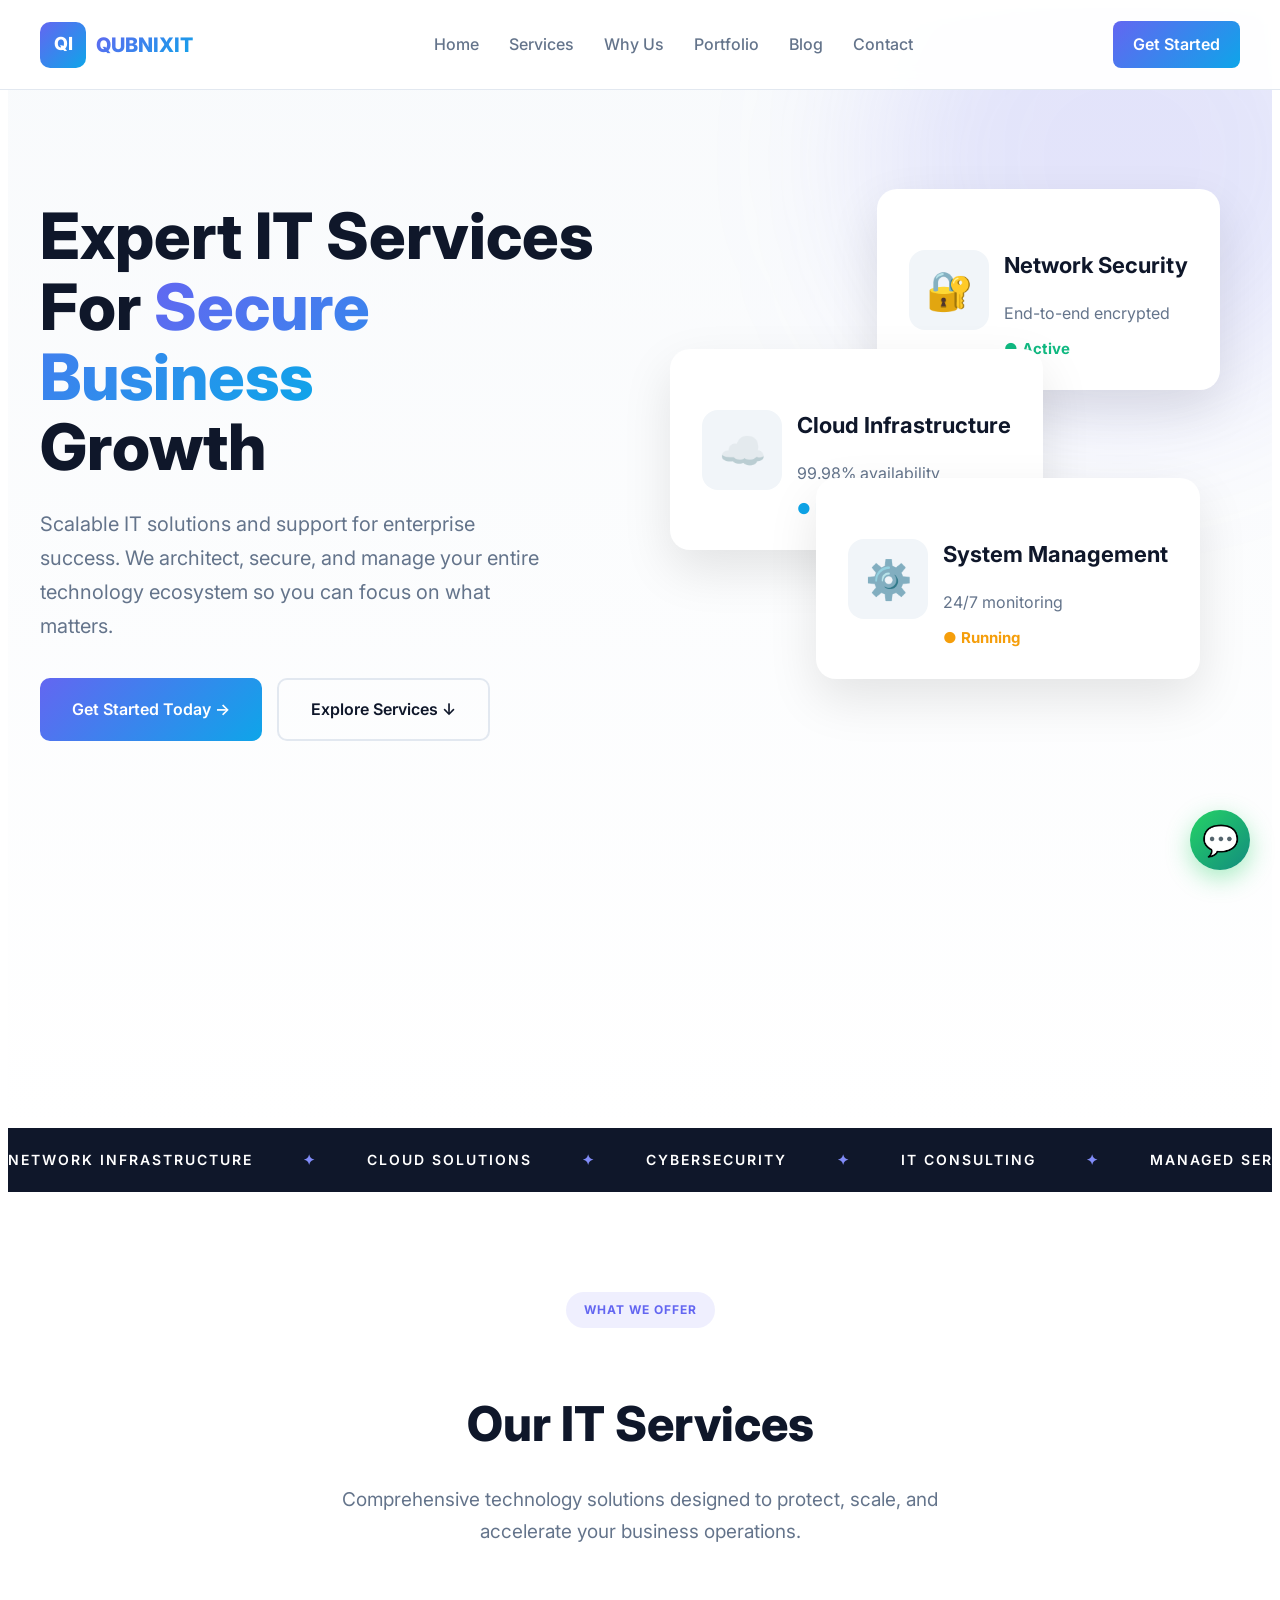
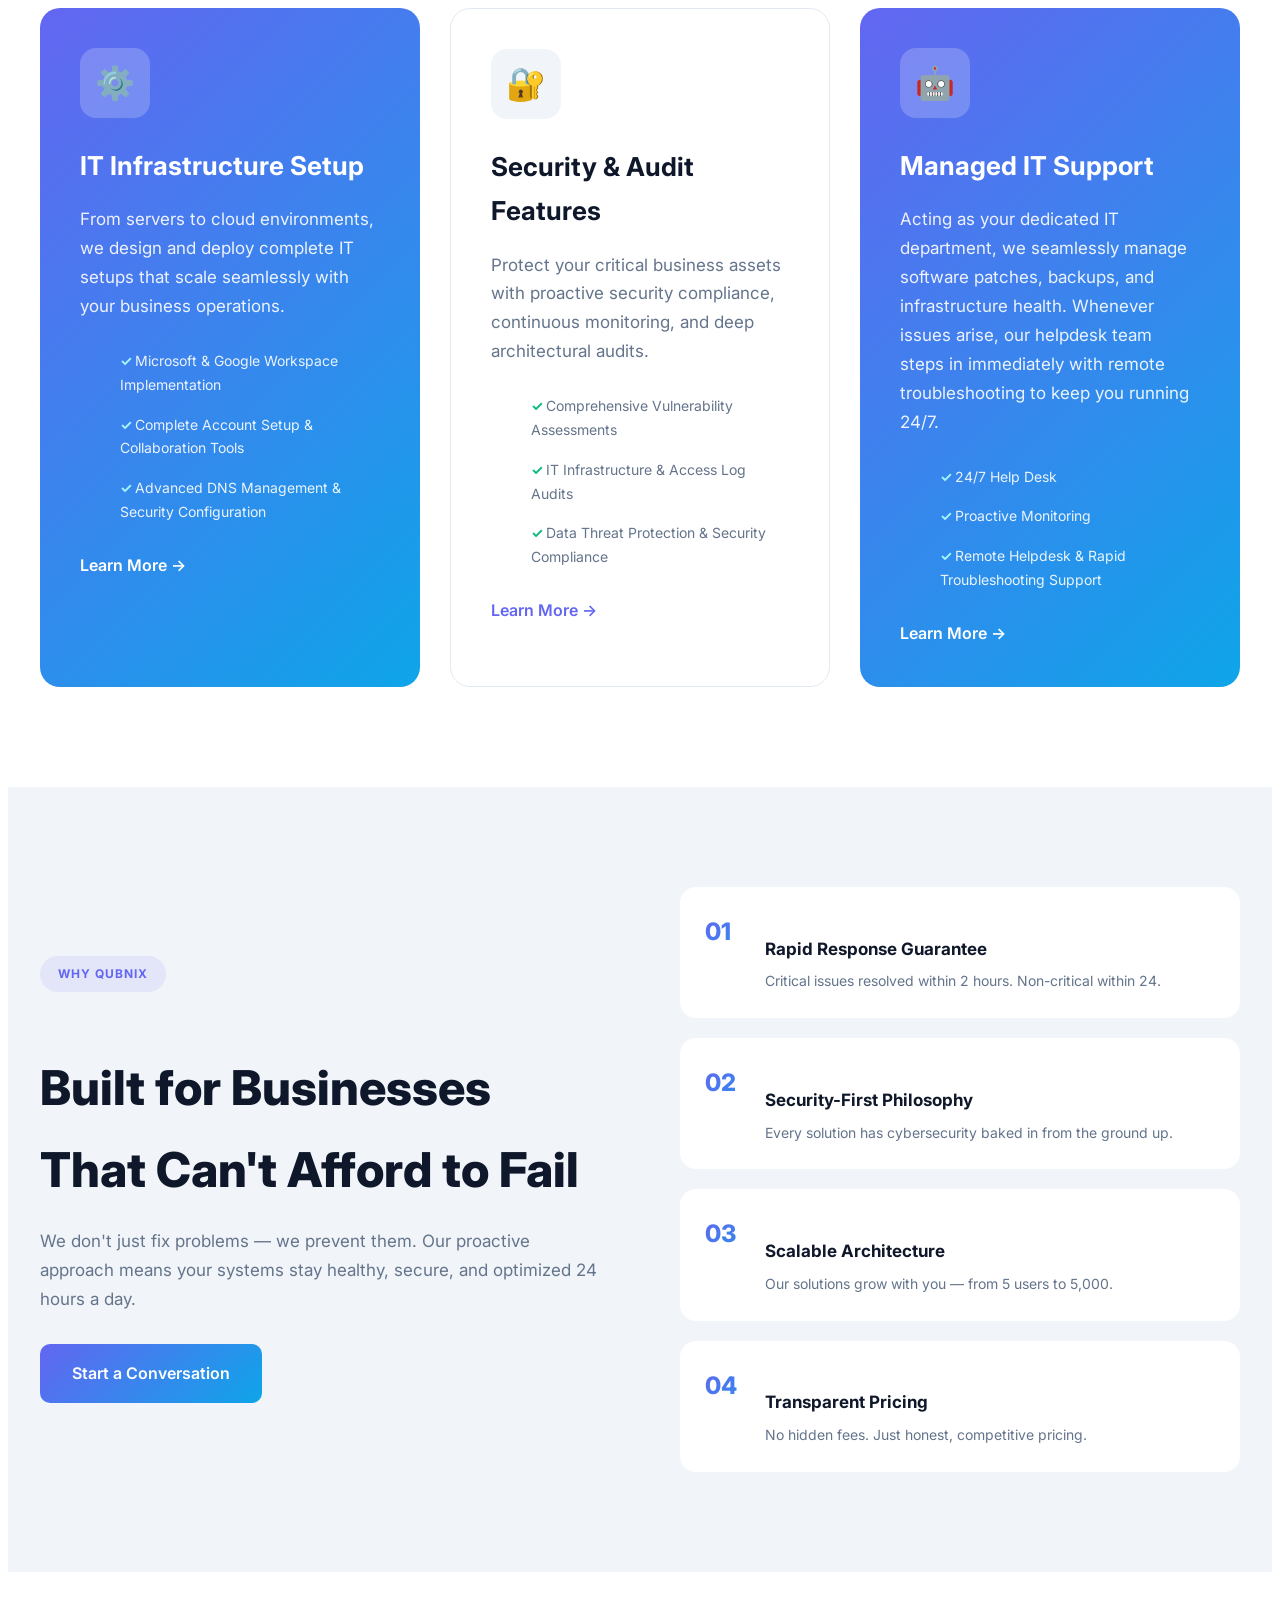
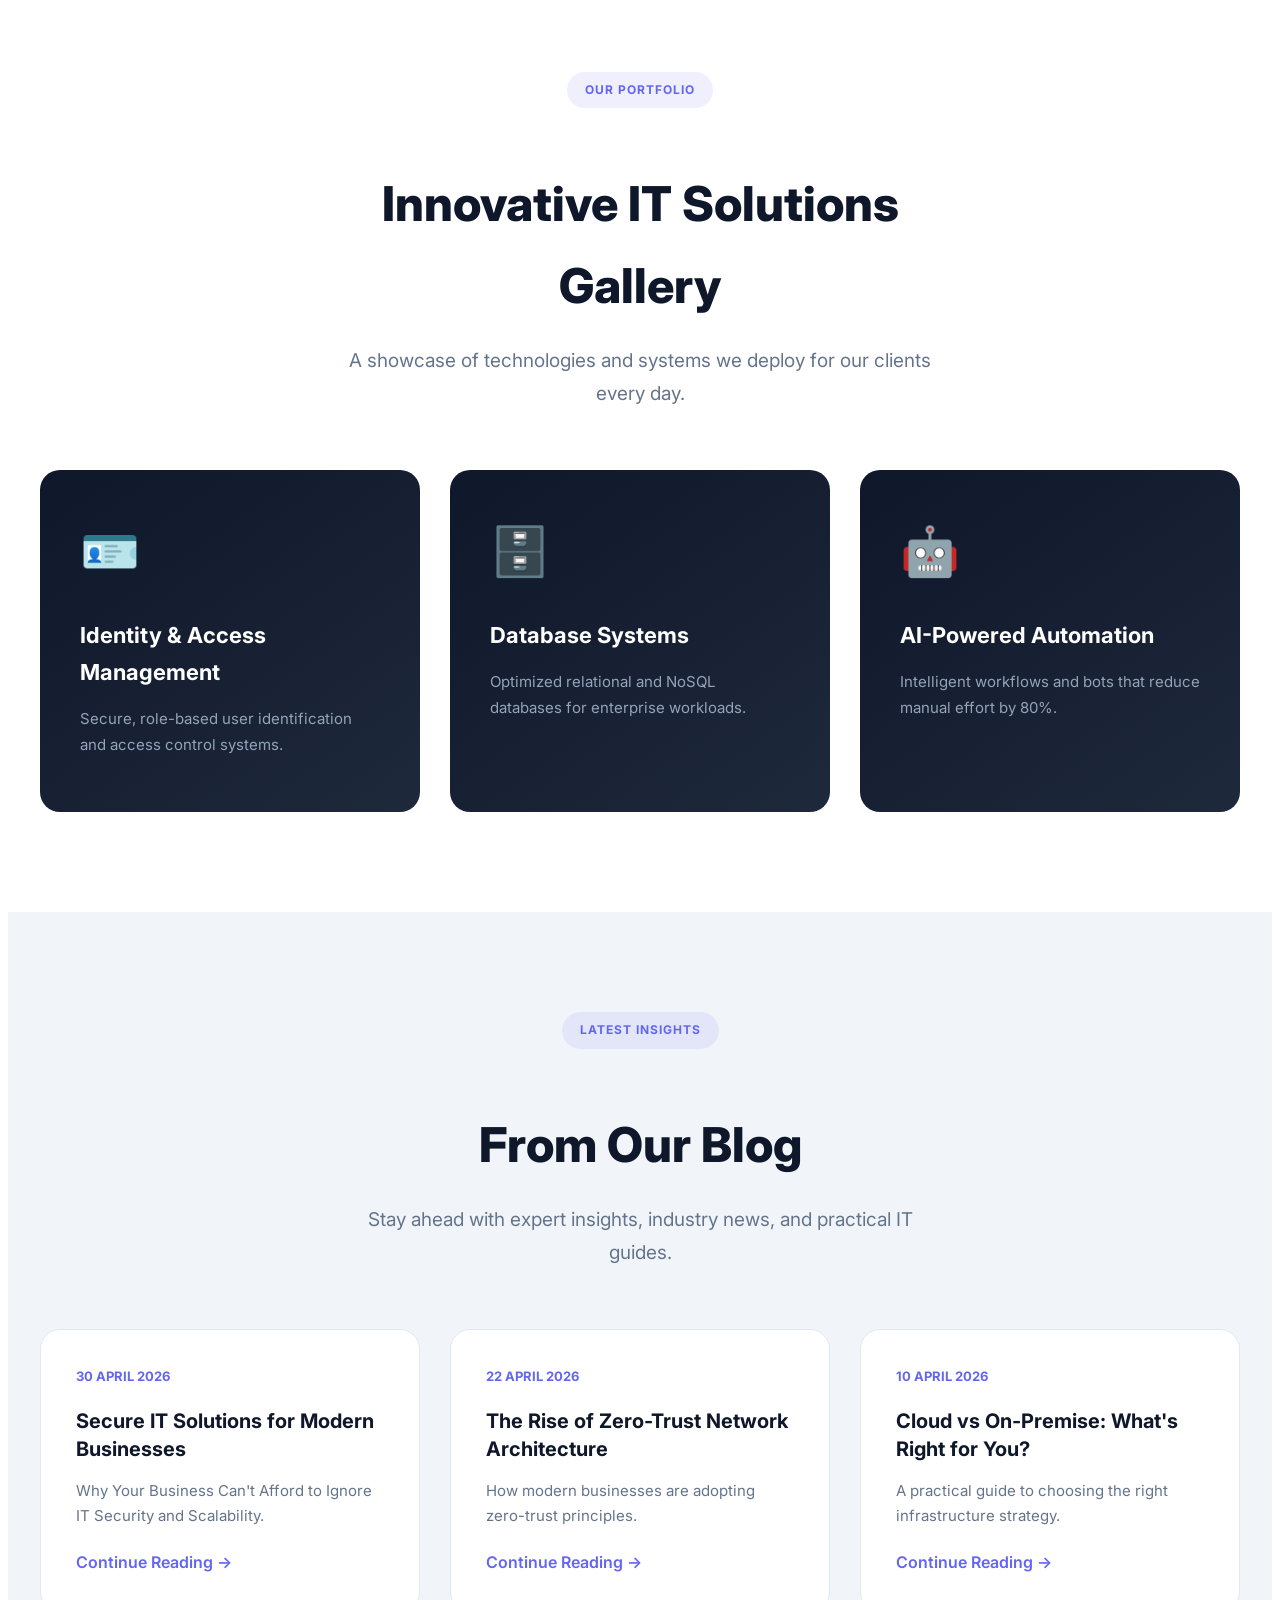
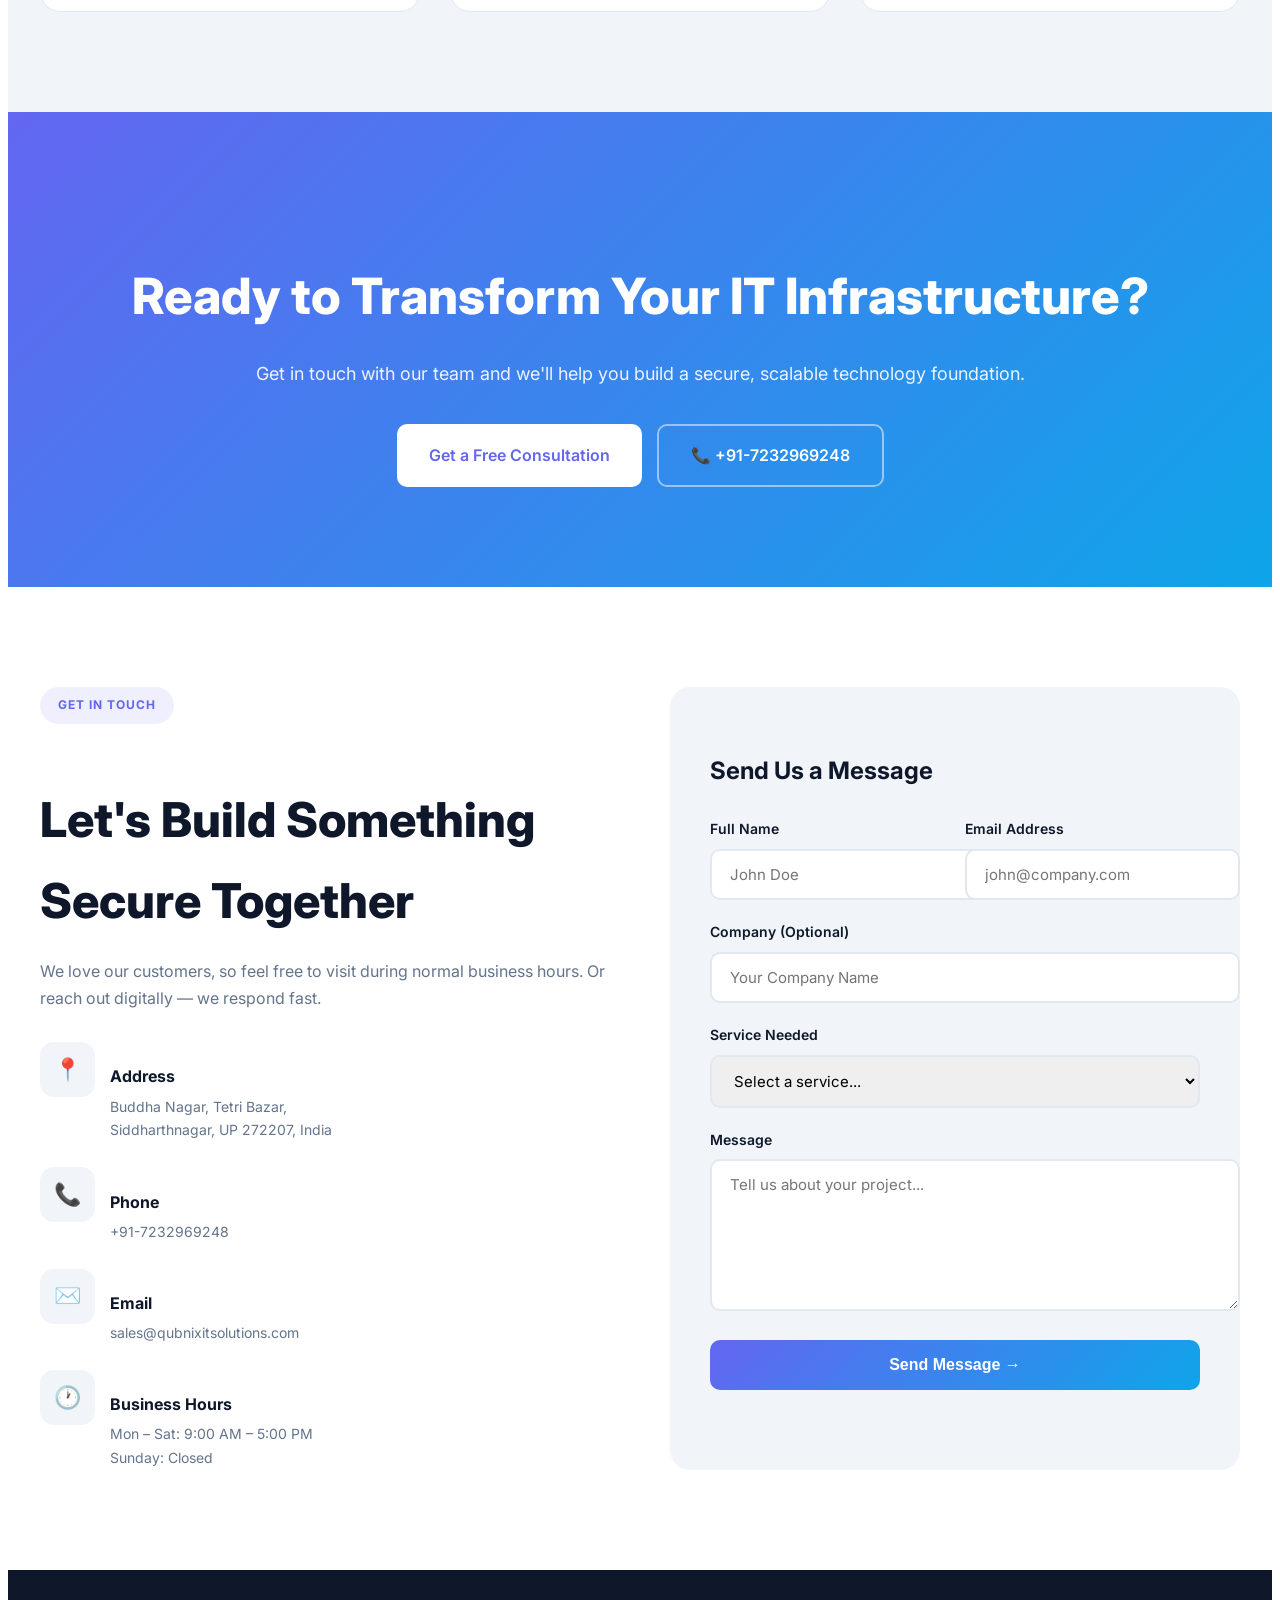
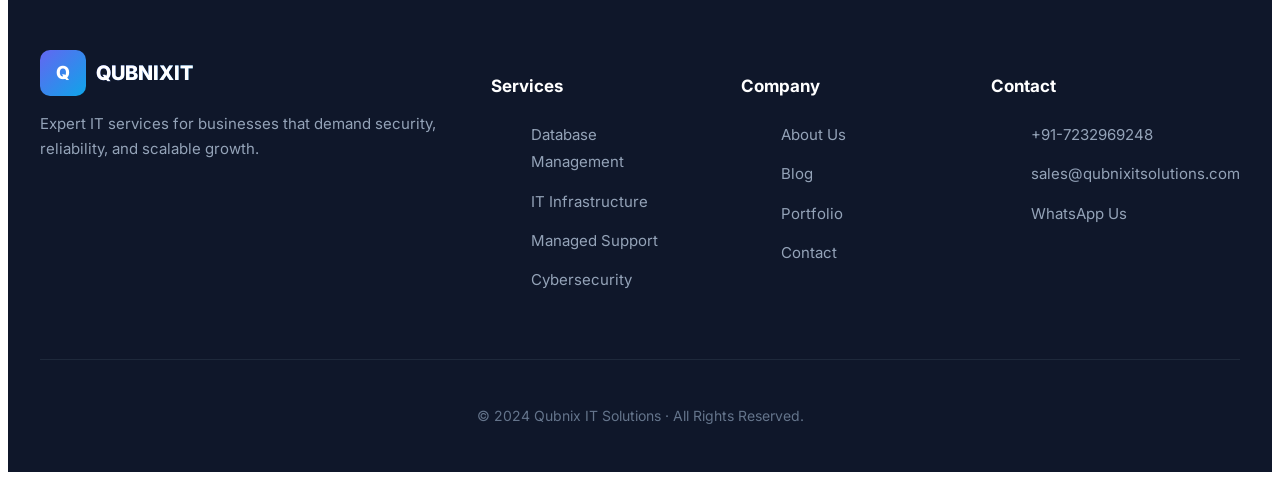
<file: index.html>
<!DOCTYPE html>
<html lang="en">
<head>
    <meta charset="UTF-8">
    <meta name="viewport" content="width=device-width, initial-scale=1.0">
    <meta name="description" content="Qubnix IT Solutions - Expert IT Services for Secure Business Growth">
    <meta name="keywords" content="IT Services, Cloud Solutions, Cybersecurity, Database Management">
    <meta name="author" content="Qubnix IT Solutions">
    
    <title>Qubnix IT Solutions | Expert IT Services</title>
    
    <!-- Favicon (add your logo) -->
    <link rel="icon" type="image/png" href="images/favicon.png">
    
    <!-- Google Fonts -->
    <link href="https://fonts.googleapis.com/css2?family=Inter:wght@400;500;600;700;800&display=swap" rel="stylesheet">
    
    <!-- CSS -->
    <link rel="stylesheet" href="css/style.css">
</head>
<body>
    <nav class="navbar">
        <div class="nav-container">
            <a href="#" class="logo"><span class="logo-icon">QI</span><span class="logo-text">QUBNIXIT</span></a>
            <ul class="nav-links">
                <li><a href="#home">Home</a></li>
                <li><a href="#services">Services</a></li>
                <li><a href="#why-us">Why Us</a></li>
                <li><a href="#portfolio">Portfolio</a></li>
                <li><a href="#blog">Blog</a></li>
                <li><a href="#contact">Contact</a></li>
            </ul>
            <a href="#contact" class="nav-btn">Get Started</a>
        </div>
    </nav>

    <section class="hero" id="home">
        <div class="container">
            <div class="hero-grid">
                <div>
                    <h1>Expert IT Services<br>For <span>Secure Business</span><br>Growth</h1>
                    <p class="hero-text">Scalable IT solutions and support for enterprise success. We architect, secure, and manage your entire technology ecosystem so you can focus on what matters.</p>
                    <div class="hero-btns">
                        <a href="#contact" class="btn btn-primary">Get Started Today →</a>
                        <a href="#services" class="btn btn-outline">Explore Services ↓</a>
                    </div>
                </div>
                <div class="hero-cards">
                    <div class="float-card"><div class="icon">🔐</div><div><h4>Network Security</h4><p>End-to-end encrypted</p><span class="status green">● Active</span></div></div>
                    <div class="float-card"><div class="icon">☁️</div><div><h4>Cloud Infrastructure</h4><p>99.98% availability</p><span class="status blue">● Live</span></div></div>
                    <div class="float-card"><div class="icon">⚙️</div><div><h4>System Management</h4><p>24/7 monitoring</p><span class="status orange">● Running</span></div></div>
                </div>
            </div>
        </div>
    </section>

    <div class="marquee">
        <div class="marquee-track">
            <span>Network Infrastructure</span><span class="dot">✦</span><span>Cloud Solutions</span><span class="dot">✦</span><span>Cybersecurity</span><span class="dot">✦</span><span>IT Consulting</span><span class="dot">✦</span><span>Managed Services</span><span class="dot">✦</span><span>Database Management</span><span class="dot">✦</span><span>Web Development</span><span class="dot">✦</span><span>Network Infrastructure</span><span class="dot">✦</span><span>Cloud Solutions</span><span class="dot">✦</span><span>Cybersecurity</span><span class="dot">✦</span>
        </div>
    </div>

    <section class="section" id="services">
        <div class="container">
            <div class="section-header">
                <span class="section-tag">What We Offer</span>
                <h2 class="section-title">Our IT Services</h2>
                <p class="section-desc">Comprehensive technology solutions designed to protect, scale, and accelerate your business operations.</p>
            </div>
                <div class="services-grid">
    <div class="service-card featured">
        <div class="icon">⚙️</div>
        <h3>IT Infrastructure Setup</h3>
        <p>From servers to cloud environments, we design and deploy complete IT setups that scale seamlessly with your business operations.</p>
        <ul>
            <li>Microsoft & Google Workspace Implementation</li>
            <li>Complete Account Setup & Collaboration Tools</li>
            <li>Advanced DNS Management & Security Configuration</li>
        </ul>
        <a href="pages/it-infrastructure.html" class="service-link">Learn More →</a>
    </div>
    <div class="service-card">
        <div class="icon">🔐</div>
        <h3>Security & Audit Features</h3>
        <p>Protect your critical business assets with proactive security compliance, continuous monitoring, and deep architectural audits.</p>
        <ul>
            <li>Comprehensive Vulnerability Assessments</li>
            <li>IT Infrastructure & Access Log Audits</li>
            <li>Data Threat Protection & Security Compliance</li>
        </ul>
        <a href="pages/security.html" class="service-link">Learn More →</a>
    </div>
    <div class="service-card featured">
        <div class="icon">🤖</div>
        <h3>Managed IT Support</h3>
        <p>Acting as your dedicated IT department, we seamlessly manage software patches, backups, and infrastructure health.
Whenever issues arise, our helpdesk team steps in immediately with remote troubleshooting to keep you running 24/7.</p>
        <ul>
            <li>24/7 Help Desk</li>
            <li>Proactive Monitoring</li>
            <li>Remote Helpdesk & Rapid Troubleshooting Support</li>
        </ul>
        <a href="#contact" class="service-link">Learn More →</a>
    </div>
</div>
        </div>
    </section>

    <section class="section why-us" id="why-us">
        <div class="container">
            <div class="why-grid">
                <div class="why-text">
                    <span class="section-tag">Why Qubnix</span>
                    <h2 class="section-title">Built for Businesses That Can't Afford to Fail</h2>
                    <p>We don't just fix problems — we prevent them. Our proactive approach means your systems stay healthy, secure, and optimized 24 hours a day.</p>
                    <a href="#contact" class="btn btn-primary">Start a Conversation</a>
                </div>
                <div class="features">
                    <div class="feature"><span class="feature-num">01</span><div><h4>Rapid Response Guarantee</h4><p>Critical issues resolved within 2 hours. Non-critical within 24.</p></div></div>
                    <div class="feature"><span class="feature-num">02</span><div><h4>Security-First Philosophy</h4><p>Every solution has cybersecurity baked in from the ground up.</p></div></div>
                    <div class="feature"><span class="feature-num">03</span><div><h4>Scalable Architecture</h4><p>Our solutions grow with you — from 5 users to 5,000.</p></div></div>
                    <div class="feature"><span class="feature-num">04</span><div><h4>Transparent Pricing</h4><p>No hidden fees. Just honest, competitive pricing.</p></div></div>
                </div>
            </div>
        </div>
    </section>
        <section class="section" id="portfolio">
        <div class="container">
            <div class="section-header">
                <span class="section-tag">Our Portfolio</span>
                <h2 class="section-title">Innovative IT Solutions Gallery</h2>
                <p class="section-desc">A showcase of technologies and systems we deploy for our clients every day.</p>
            </div>
            <div class="portfolio-grid">
                <div class="portfolio-card"><span class="icon">🪪</span><h3>Identity & Access Management</h3><p>Secure, role-based user identification and access control systems.</p></div>
                <div class="portfolio-card"><span class="icon">🗄️</span><h3>Database Systems</h3><p>Optimized relational and NoSQL databases for enterprise workloads.</p></div>
                <div class="portfolio-card"><span class="icon">🤖</span><h3>AI-Powered Automation</h3><p>Intelligent workflows and bots that reduce manual effort by 80%.</p></div>
            </div>
        </div>
    </section>

    <section class="section blog" id="blog">
        <div class="container">
            <div class="section-header">
                <span class="section-tag">Latest Insights</span>
                <h2 class="section-title">From Our Blog</h2>
                <p class="section-desc">Stay ahead with expert insights, industry news, and practical IT guides.</p>
            </div>
            <div class="blog-grid">
                <div class="blog-card"><span class="blog-date">30 April 2026</span><h3>Secure IT Solutions for Modern Businesses</h3><p>Why Your Business Can't Afford to Ignore IT Security and Scalability.</p><a href="#" class="blog-link">Continue Reading →</a></div>
                <div class="blog-card"><span class="blog-date">22 April 2026</span><h3>The Rise of Zero-Trust Network Architecture</h3><p>How modern businesses are adopting zero-trust principles.</p><a href="#" class="blog-link">Continue Reading →</a></div>
                <div class="blog-card"><span class="blog-date">10 April 2026</span><h3>Cloud vs On-Premise: What's Right for You?</h3><p>A practical guide to choosing the right infrastructure strategy.</p><a href="#" class="blog-link">Continue Reading →</a></div>
            </div>
        </div>
    </section>

    <section class="cta">
        <div class="container">
            <h2>Ready to Transform Your IT Infrastructure?</h2>
            <p>Get in touch with our team and we'll help you build a secure, scalable technology foundation.</p>
            <div class="cta-btns">
                <a href="#contact" class="btn btn-white">Get a Free Consultation</a>
                <a href="tel:+917232969248" class="btn btn-outline-white">📞 +91-7232969248</a>
            </div>
        </div>
    </section>

    <section class="section" id="contact">
        <div class="container">
            <div class="contact-grid">
                <div class="contact-info">
                    <span class="section-tag">Get In Touch</span>
                    <h2 class="section-title">Let's Build Something Secure Together</h2>
                    <p>We love our customers, so feel free to visit during normal business hours. Or reach out digitally — we respond fast.</p>
                    <div class="contact-details">
                        <div class="contact-item"><div class="contact-icon">📍</div><div><h4>Address</h4><p>Buddha Nagar, Tetri Bazar,<br>Siddharthnagar, UP 272207, India</p></div></div>
                        <div class="contact-item"><div class="contact-icon">📞</div><div><h4>Phone</h4><p>+91-7232969248</p></div></div>
                        <div class="contact-item"><div class="contact-icon">✉️</div><div><h4>Email</h4><p>sales@qubnixitsolutions.com</p></div></div>
                        <div class="contact-item"><div class="contact-icon">🕐</div><div><h4>Business Hours</h4><p>Mon – Sat: 9:00 AM – 5:00 PM<br>Sunday: Closed</p></div></div>
                    </div>
                </div>
                <div class="contact-form">
                    <h3>Send Us a Message</h3>
                    <form>
                        <div class="form-row">
                            <div class="form-group"><label>Full Name</label><input type="text" placeholder="John Doe" required></div>
                            <div class="form-group"><label>Email Address</label><input type="email" placeholder="john@company.com" required></div>
                        </div>
                        <div class="form-group"><label>Company (Optional)</label><input type="text" placeholder="Your Company Name"></div>
                        <div class="form-group"><label>Service Needed</label><select><option value="">Select a service...</option><option>Database Management</option><option>IT Infrastructure Setup</option><option>Managed IT Support</option><option>Cybersecurity</option><option>Cloud Solutions</option></select></div>
                        <div class="form-group"><label>Message</label><textarea placeholder="Tell us about your project..."></textarea></div>
                        <button type="submit" class="submit-btn">Send Message →</button>
                    </form>
                </div>
            </div>
        </div>
    </section>

    <footer class="footer">
        <div class="container">
            <div class="footer-grid">
                <div class="footer-brand">
                    <a href="#" class="logo"><span class="logo-icon">Q</span><span class="logo-text">QUBNIXIT</span></a>
                    <p>Expert IT services for businesses that demand security, reliability, and scalable growth.</p>
                </div>
                <div class="footer-col"><h4>Services</h4><ul class="footer-links"><li><a href="#services">Database Management</a></li><li><a href="#services">IT Infrastructure</a></li><li><a href="#services">Managed Support</a></li><li><a href="#services">Cybersecurity</a></li></ul></div>
                <div class="footer-col"><h4>Company</h4><ul class="footer-links"><li><a href="#why-us">About Us</a></li><li><a href="#blog">Blog</a></li><li><a href="#portfolio">Portfolio</a></li><li><a href="#contact">Contact</a></li></ul></div>
                <div class="footer-col"><h4>Contact</h4><ul class="footer-links"><li><a href="tel:+917232969248">+91-7232969248</a></li><li><a href="mailto:sales@qubnixitsolutions.com">sales@qubnixitsolutions.com</a></li><li><a href="https://wa.me/917232969248">WhatsApp Us</a></li></ul></div>
            </div>
            <div class="footer-bottom"><p>© 2024 Qubnix IT Solutions · All Rights Reserved.</p></div>
        </div>
    </footer>

    <a href="https://wa.me/917232969248" target="_blank" class="whatsapp-btn">💬</a>
    <!-- JavaScript -->
    <script src="js/main.js"></script>
</body>
</html>
</file>
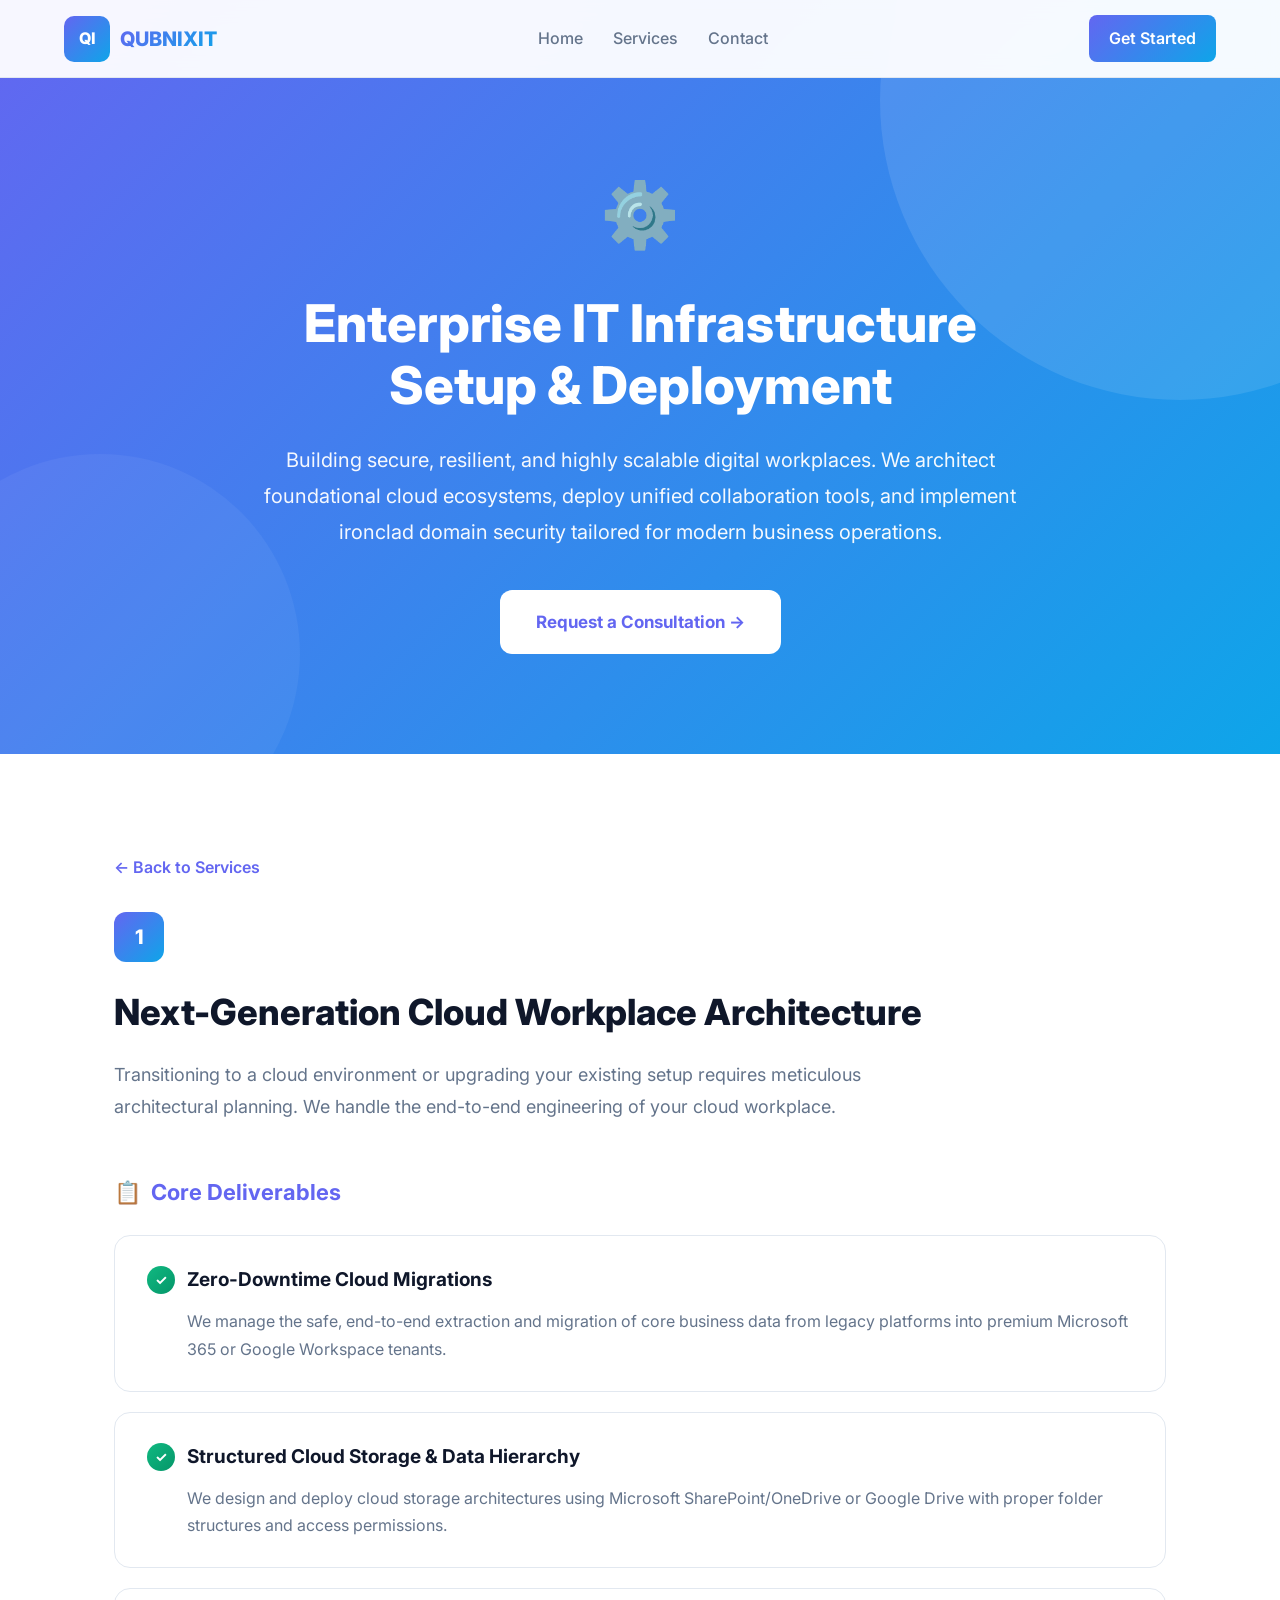
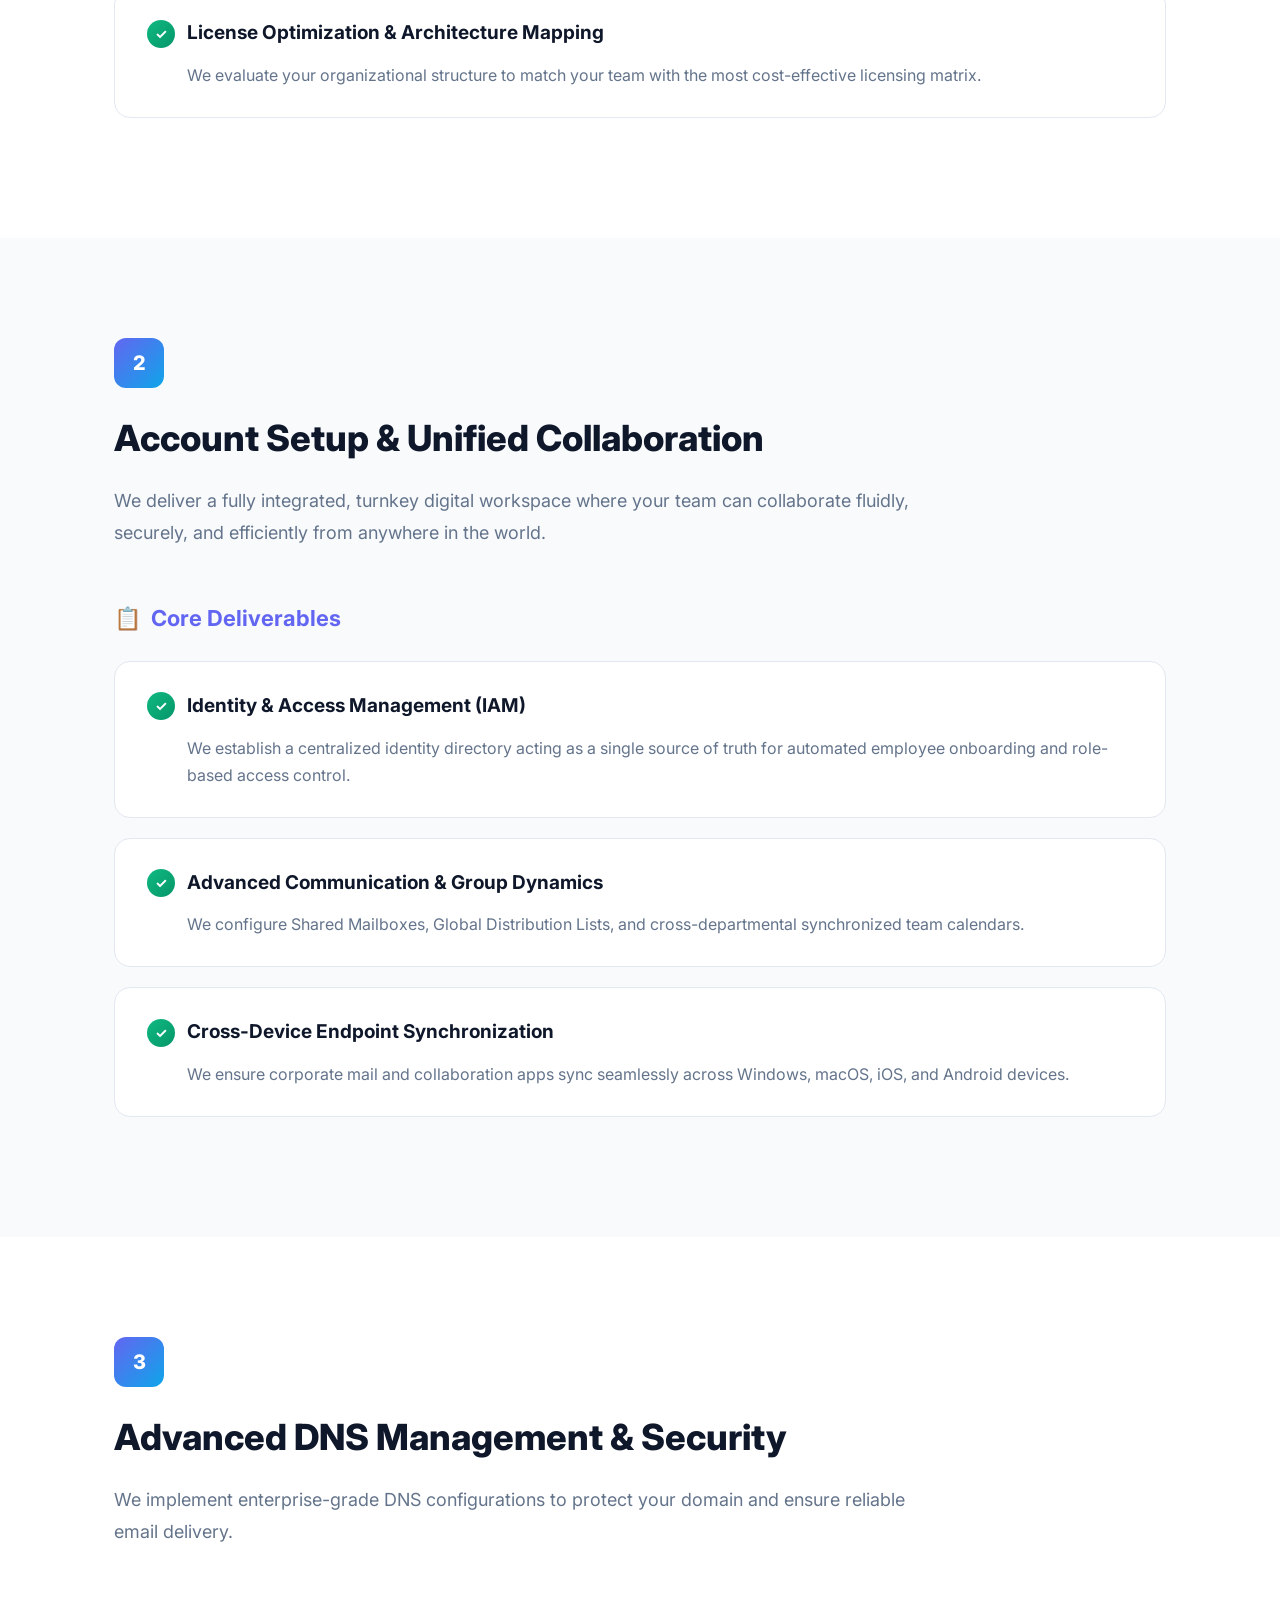
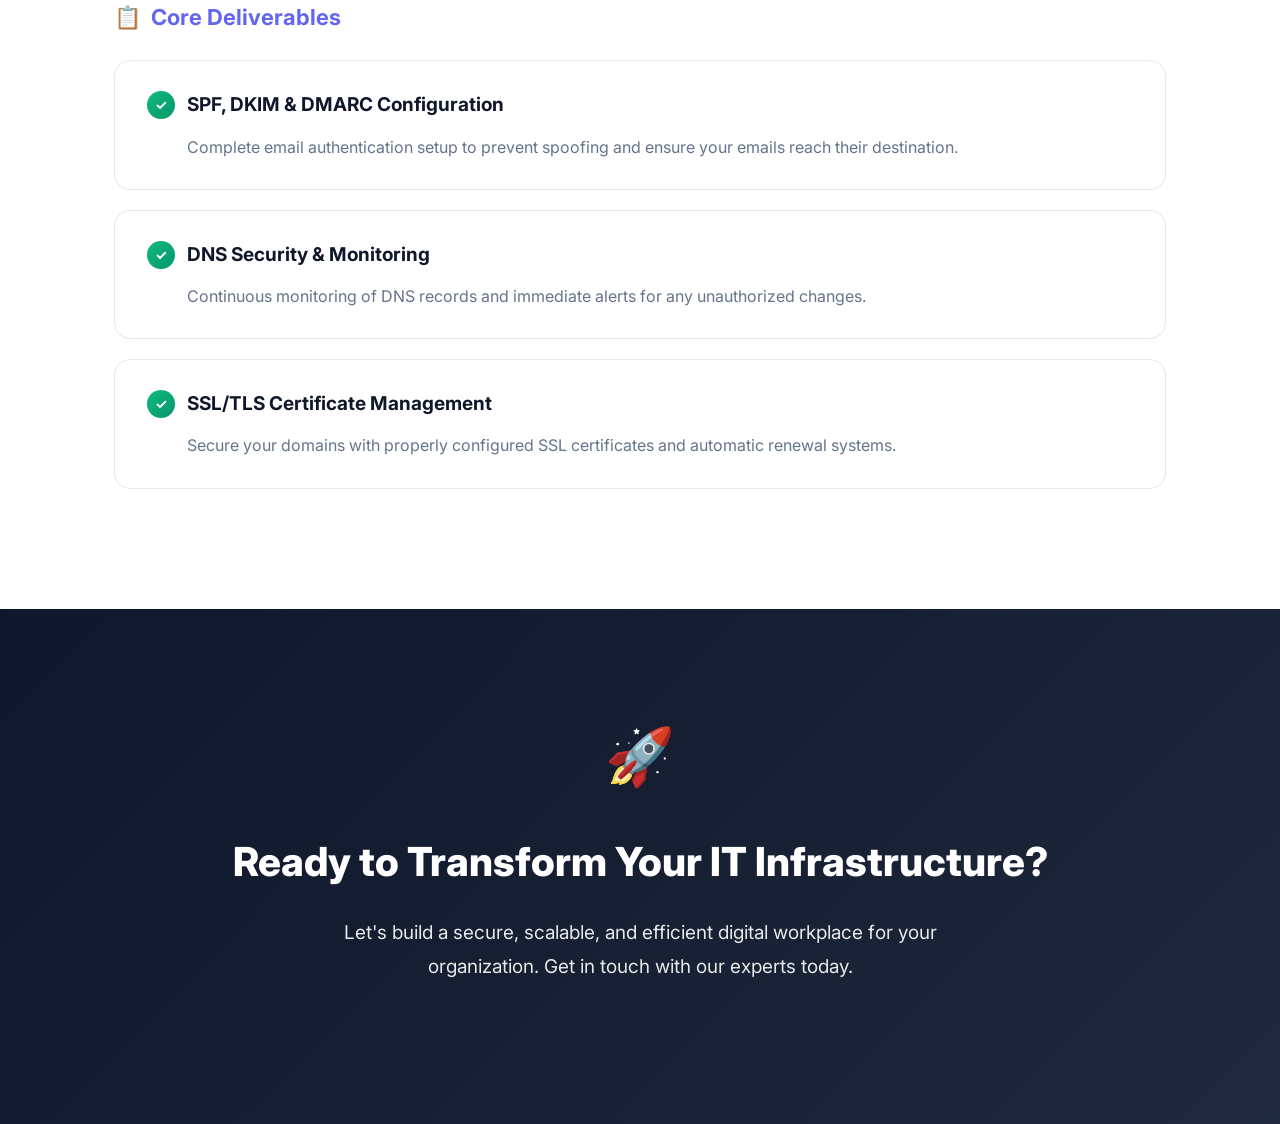
<file: pages/it-infrastructure.html>
<!DOCTYPE html>
<html lang="en">
<head>
    <meta charset="UTF-8">
    <meta name="viewport" content="width=device-width, initial-scale=1.0">
    <meta name="description" content="Enterprise IT Infrastructure Setup & Deployment - Qubnix IT Solutions">
    <title>IT Infrastructure Setup | Qubnix IT Solutions</title>
    <link href="https://fonts.googleapis.com/css2?family=Inter:wght@400;500;600;700;800&display=swap" rel="stylesheet">
    <style>
        * { margin: 0; padding: 0; box-sizing: border-box; }
        body { font-family: 'Inter', sans-serif; color: #0f172a; line-height: 1.7; font-size: 16px; }
        a { text-decoration: none; color: inherit; }
        ul { list-style: none; }
        .container { max-width: 1100px; margin: 0 auto; padding: 0 24px; }

        /* Navbar */
        .navbar { position: fixed; top: 0; left: 0; right: 0; background: rgba(255,255,255,0.95); backdrop-filter: blur(10px); z-index: 1000; border-bottom: 1px solid #e2e8f0; }
        .nav-container { display: flex; justify-content: space-between; align-items: center; padding: 15px 24px; max-width: 1200px; margin: 0 auto; }
        .logo { display: flex; align-items: center; gap: 10px; font-weight: 800; font-size: 20px; }
        .logo-icon { width: 46px; height: 46px; background: linear-gradient(135deg, #6366f1, #0ea5e9); color: white; border-radius: 10px; display: flex; align-items: center; justify-content: center; font-size: 16px; font-weight: 800; }
        .logo-text { background: linear-gradient(135deg, #6366f1, #0ea5e9); -webkit-background-clip: text; -webkit-text-fill-color: transparent; }
        .nav-links { display: flex; gap: 30px; }
        .nav-links a { color: #64748b; font-weight: 500; transition: color 0.3s; }
        .nav-links a:hover { color: #6366f1; }
        .nav-btn { background: linear-gradient(135deg, #6366f1, #0ea5e9); color: white; padding: 10px 20px; border-radius: 8px; font-weight: 600; }

        /* Hero Section */
        .hero { padding: 160px 0 100px; background: linear-gradient(135deg, #6366f1 0%, #0ea5e9 100%); color: white; text-align: center; position: relative; overflow: hidden; }
        .hero::before { content: ''; position: absolute; width: 600px; height: 600px; background: rgba(255,255,255,0.1); border-radius: 50%; top: -200px; right: -200px; }
        .hero::after { content: ''; position: absolute; width: 400px; height: 400px; background: rgba(255,255,255,0.05); border-radius: 50%; bottom: -100px; left: -100px; }
        .hero-content { position: relative; z-index: 1; }
        .hero-icon { font-size: 64px; margin-bottom: 24px; }
        .hero h1 { font-size: 52px; font-weight: 800; margin-bottom: 24px; line-height: 1.2; }
        .hero-subtitle { font-size: 20px; max-width: 800px; margin: 0 auto 40px; opacity: 0.95; line-height: 1.8; }
        .hero-btn { display: inline-flex; align-items: center; gap: 10px; background: white; color: #6366f1; padding: 18px 36px; border-radius: 12px; font-weight: 700; font-size: 17px; transition: all 0.3s; }
        .hero-btn:hover { transform: translateY(-3px); box-shadow: 0 20px 40px rgba(0,0,0,0.2); }

        /* Section Styles */
        .section { padding: 100px 0; }
        .section-alt { background: #f8fafc; }
        .section-header { margin-bottom: 50px; }
        .section-number { display: inline-flex; align-items: center; justify-content: center; width: 50px; height: 50px; background: linear-gradient(135deg, #6366f1, #0ea5e9); color: white; border-radius: 12px; font-weight: 800; font-size: 20px; margin-bottom: 20px; }
        .section-title { font-size: 36px; font-weight: 800; margin-bottom: 16px; color: #0f172a; }
        .section-desc { font-size: 18px; color: #64748b; line-height: 1.8; max-width: 800px; }

        /* Deliverables */
        .deliverables { margin-top: 40px; }
        .deliverables-title { font-size: 22px; font-weight: 700; margin-bottom: 24px; color: #6366f1; display: flex; align-items: center; gap: 10px; }
        .deliverables-title::before { content: '📋'; }
        .deliverable-item { background: white; border: 1px solid #e2e8f0; border-radius: 16px; padding: 28px 32px; margin-bottom: 20px; transition: all 0.3s; }
        .deliverable-item:hover { transform: translateX(8px); box-shadow: 0 10px 30px rgba(0,0,0,0.08); border-color: #6366f1; }
        .deliverable-item h4 { font-size: 19px; font-weight: 700; margin-bottom: 12px; color: #0f172a; display: flex; align-items: center; gap: 12px; }
        .deliverable-item h4::before { content: '✓'; display: inline-flex; align-items: center; justify-content: center; width: 28px; height: 28px; background: linear-gradient(135deg, #10b981, #059669); color: white; border-radius: 50%; font-size: 14px; font-weight: 700; }
        .deliverable-item p { color: #64748b; font-size: 16px; line-height: 1.7; padding-left: 40px; }

        /* CTA Section */
        .cta { background: linear-gradient(135deg, #0f172a, #1e293b); padding: 100px 0; text-align: center; color: white; }
        .cta-icon { font-size: 56px; margin-bottom: 24px; }
        .cta h2 { font-size: 40px; font-weight: 800; margin-bottom: 20px; }
        .cta p { font-size: 19px; max-width: 700px; margin: 0 auto 40px; opacity: 0.9; line-height: 1.8; }
        .cta-btn { display: inline-flex; align-items: center; gap: 10px; background: linear-gradient(135deg, #6366f1, #0ea5e9); color: white; padding: 20px 40px; border-radius: 12px; font-weight: 700; font-size: 18px; transition: all 0.3s; }
        .cta-btn:hover { transform: translateY(-3px); box-shadow: 0 20px 40px rgba(99,102,241,0.4); }

        /* Footer */
        .footer { background: #0f172a; color: white; padding: 50px 0 30px; text-align: center; }
        .footer p { color: #94a3b8; font-size: 15px; }
        .footer a { color: #818cf8; }

        /* Back Button */
        .back-btn { display: inline-flex; align-items: center; gap: 8px; color: #6366f1; font-weight: 600; margin-bottom: 30px; transition: all 0.3s; }
        .back-btn:hover { gap: 12px; }

        /* Responsive */
        @media (max-width: 768px) {
            .nav-links, .nav-btn { display: none; }
            .hero { padding: 140px 0 80px; }
            .hero h1 { font-size: 32px; }
            .hero-subtitle { font-size: 17px; }
            .section { padding: 70px 0; }
            .section-title { font-size: 28px; }
            .cta h2 { font-size: 28px; }
        }
    </style>
</head>
<body>
    <!-- Navbar -->
    <nav class="navbar">
        <div class="nav-container">
            <a href="../index.html" class="logo">
                <span class="logo-icon">QI</span>
                <span class="logo-text">QUBNIXIT</span>
            </a>
            <ul class="nav-links">
                <li><a href="../index.html">Home</a></li>
                <li><a href="../index.html#services">Services</a></li>
                <li><a href="../index.html#contact">Contact</a></li>
            </ul>
            <a href="../index.html#contact" class="nav-btn">Get Started</a>
        </div>
    </nav>

    <!-- Hero Section -->
    <section class="hero">
        <div class="container">
            <div class="hero-content">
                <div class="hero-icon">⚙️</div>
                <h1>Enterprise IT Infrastructure<br>Setup & Deployment</h1>
                <p class="hero-subtitle">Building secure, resilient, and highly scalable digital workplaces. We architect foundational cloud ecosystems, deploy unified collaboration tools, and implement ironclad domain security tailored for modern business operations.</p>
                <a href="../index.html#contact" class="hero-btn">Request a Consultation →</a>
            </div>
        </div>
    </section>

    <!-- Section 1: Cloud Workplace Architecture -->
    <section class="section">
        <div class="container">
            <a href="../index.html#services" class="back-btn">← Back to Services</a>
            <div class="section-header">
                <div class="section-number">1</div>
                <h2 class="section-title">Next-Generation Cloud Workplace Architecture</h2>
                <p class="section-desc">Transitioning to a cloud environment or upgrading your existing setup requires meticulous architectural planning. We handle the end-to-end engineering of your cloud workplace.</p>
            </div>
            <div class="deliverables">
                <h3 class="deliverables-title">Core Deliverables</h3>
                <div class="deliverable-item">
                    <h4>Zero-Downtime Cloud Migrations</h4>
                    <p>We manage the safe, end-to-end extraction and migration of core business data from legacy platforms into premium Microsoft 365 or Google Workspace tenants.</p>
                </div>
                <div class="deliverable-item">
                    <h4>Structured Cloud Storage & Data Hierarchy</h4>
                    <p>We design and deploy cloud storage architectures using Microsoft SharePoint/OneDrive or Google Drive with proper folder structures and access permissions.</p>
                </div>
                <div class="deliverable-item">
                    <h4>License Optimization & Architecture Mapping</h4>
                    <p>We evaluate your organizational structure to match your team with the most cost-effective licensing matrix.</p>
                </div>
            </div>
        </div>
    </section>

    <!-- Section 2: Account Setup & Collaboration -->
    <section class="section section-alt">
        <div class="container">
            <div class="section-header">
                <div class="section-number">2</div>
                <h2 class="section-title">Account Setup & Unified Collaboration</h2>
                <p class="section-desc">We deliver a fully integrated, turnkey digital workspace where your team can collaborate fluidly, securely, and efficiently from anywhere in the world.</p>
            </div>
            <div class="deliverables">
                <h3 class="deliverables-title">Core Deliverables</h3>
                <div class="deliverable-item">
                    <h4>Identity & Access Management (IAM)</h4>
                    <p>We establish a centralized identity directory acting as a single source of truth for automated employee onboarding and role-based access control.</p>
                </div>
                <div class="deliverable-item">
                    <h4>Advanced Communication & Group Dynamics</h4>
                    <p>We configure Shared Mailboxes, Global Distribution Lists, and cross-departmental synchronized team calendars.</p>
                </div>
                <div class="deliverable-item">
                    <h4>Cross-Device Endpoint Synchronization</h4>
                    <p>We ensure corporate mail and collaboration apps sync seamlessly across Windows, macOS, iOS, and Android devices.</p>
                </div>
            </div>
        </div>
    </section>

    <!-- Section 3: DNS Management -->
    <section class="section">
        <div class="container">
            <div class="section-header">
                <div class="section-number">3</div>
                <h2 class="section-title">Advanced DNS Management & Security</h2>
                <p class="section-desc">We implement enterprise-grade DNS configurations to protect your domain and ensure reliable email delivery.</p>
            </div>
            <div class="deliverables">
                <h3 class="deliverables-title">Core Deliverables</h3>
                <div class="deliverable-item">
                    <h4>SPF, DKIM & DMARC Configuration</h4>
                    <p>Complete email authentication setup to prevent spoofing and ensure your emails reach their destination.</p>
                </div>
                <div class="deliverable-item">
                    <h4>DNS Security & Monitoring</h4>
                    <p>Continuous monitoring of DNS records and immediate alerts for any unauthorized changes.</p>
                </div>
                <div class="deliverable-item">
                    <h4>SSL/TLS Certificate Management</h4>
                    <p>Secure your domains with properly configured SSL certificates and automatic renewal systems.</p>
                </div>
            </div>
        </div>
    </section>

    <!-- CTA Section -->
    <section class="cta">
        <div class="container">
            <div class="cta-icon">🚀</div>
            <h2>Ready to Transform Your IT Infrastructure?</h2>
            <p>Let's build a secure, scalable, and efficient digital workplace for your organization. Get in touch with our experts today.</p>
        </div>
</file>
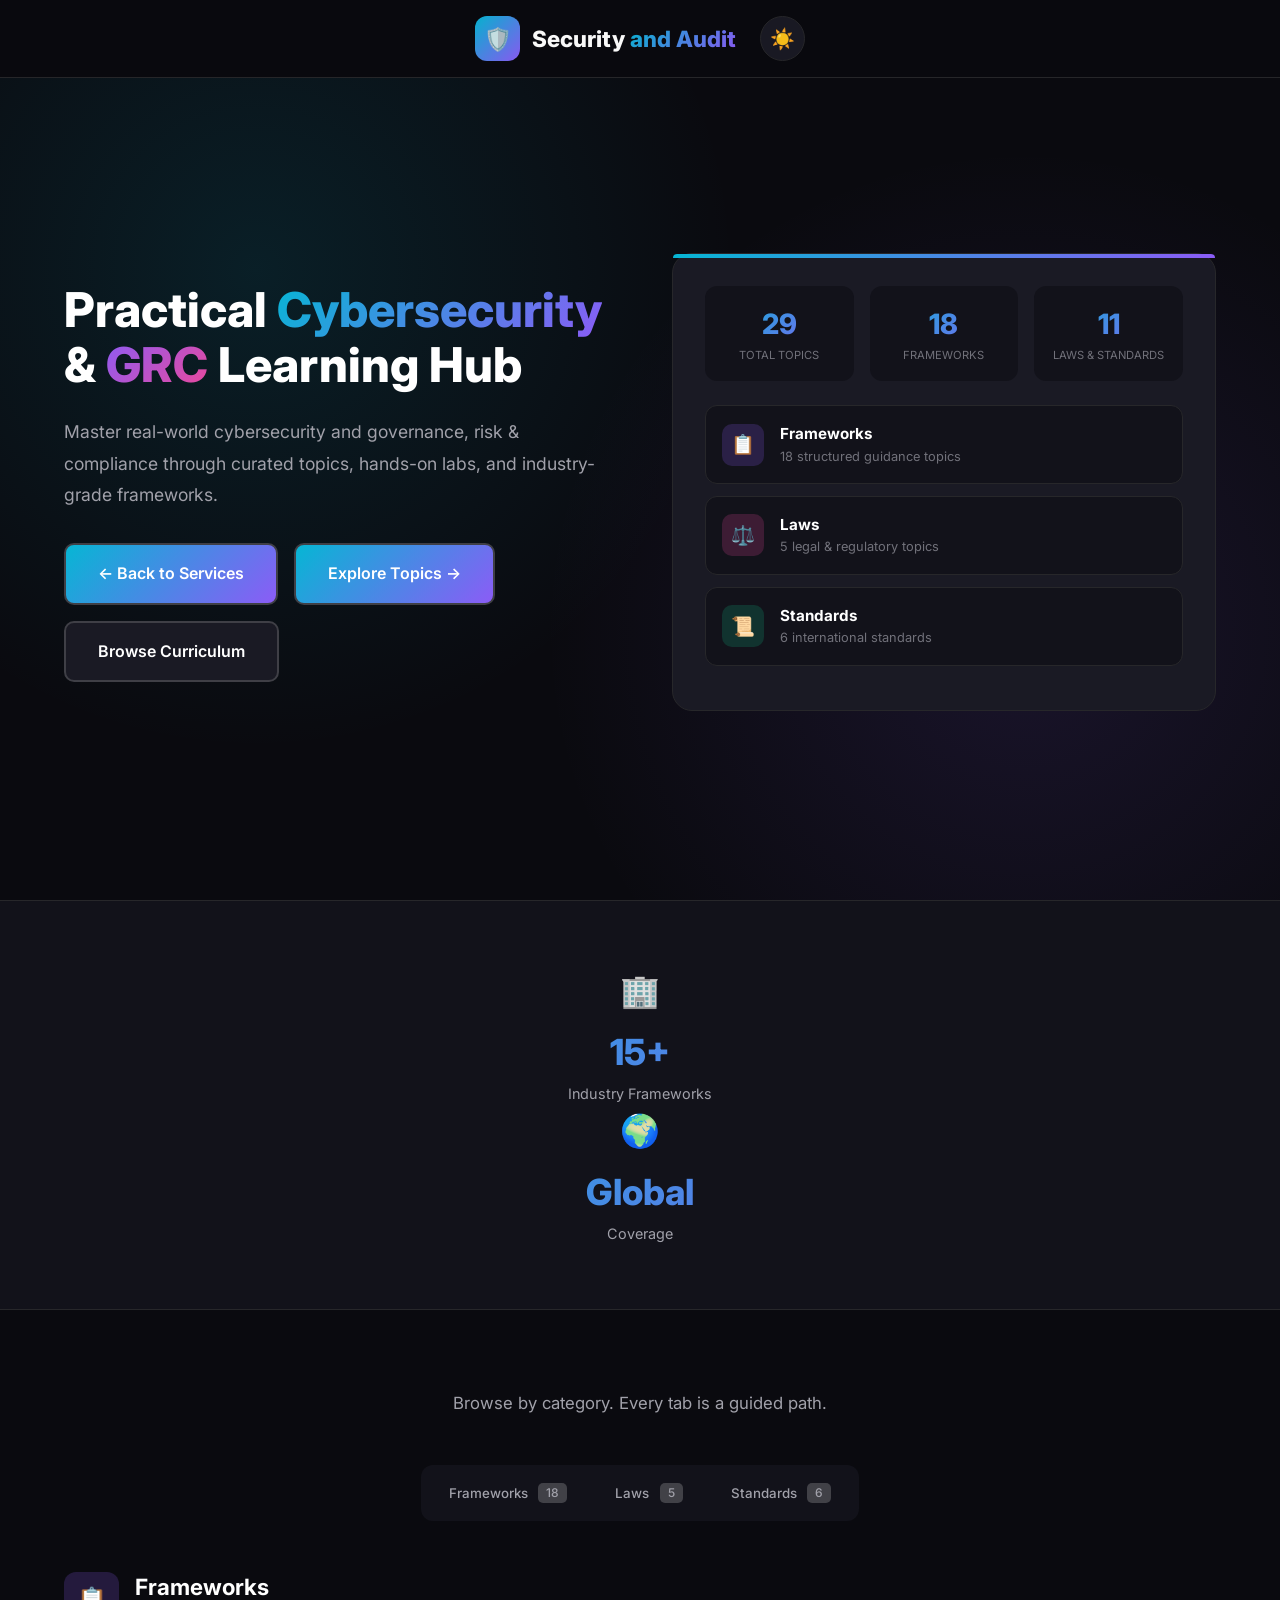
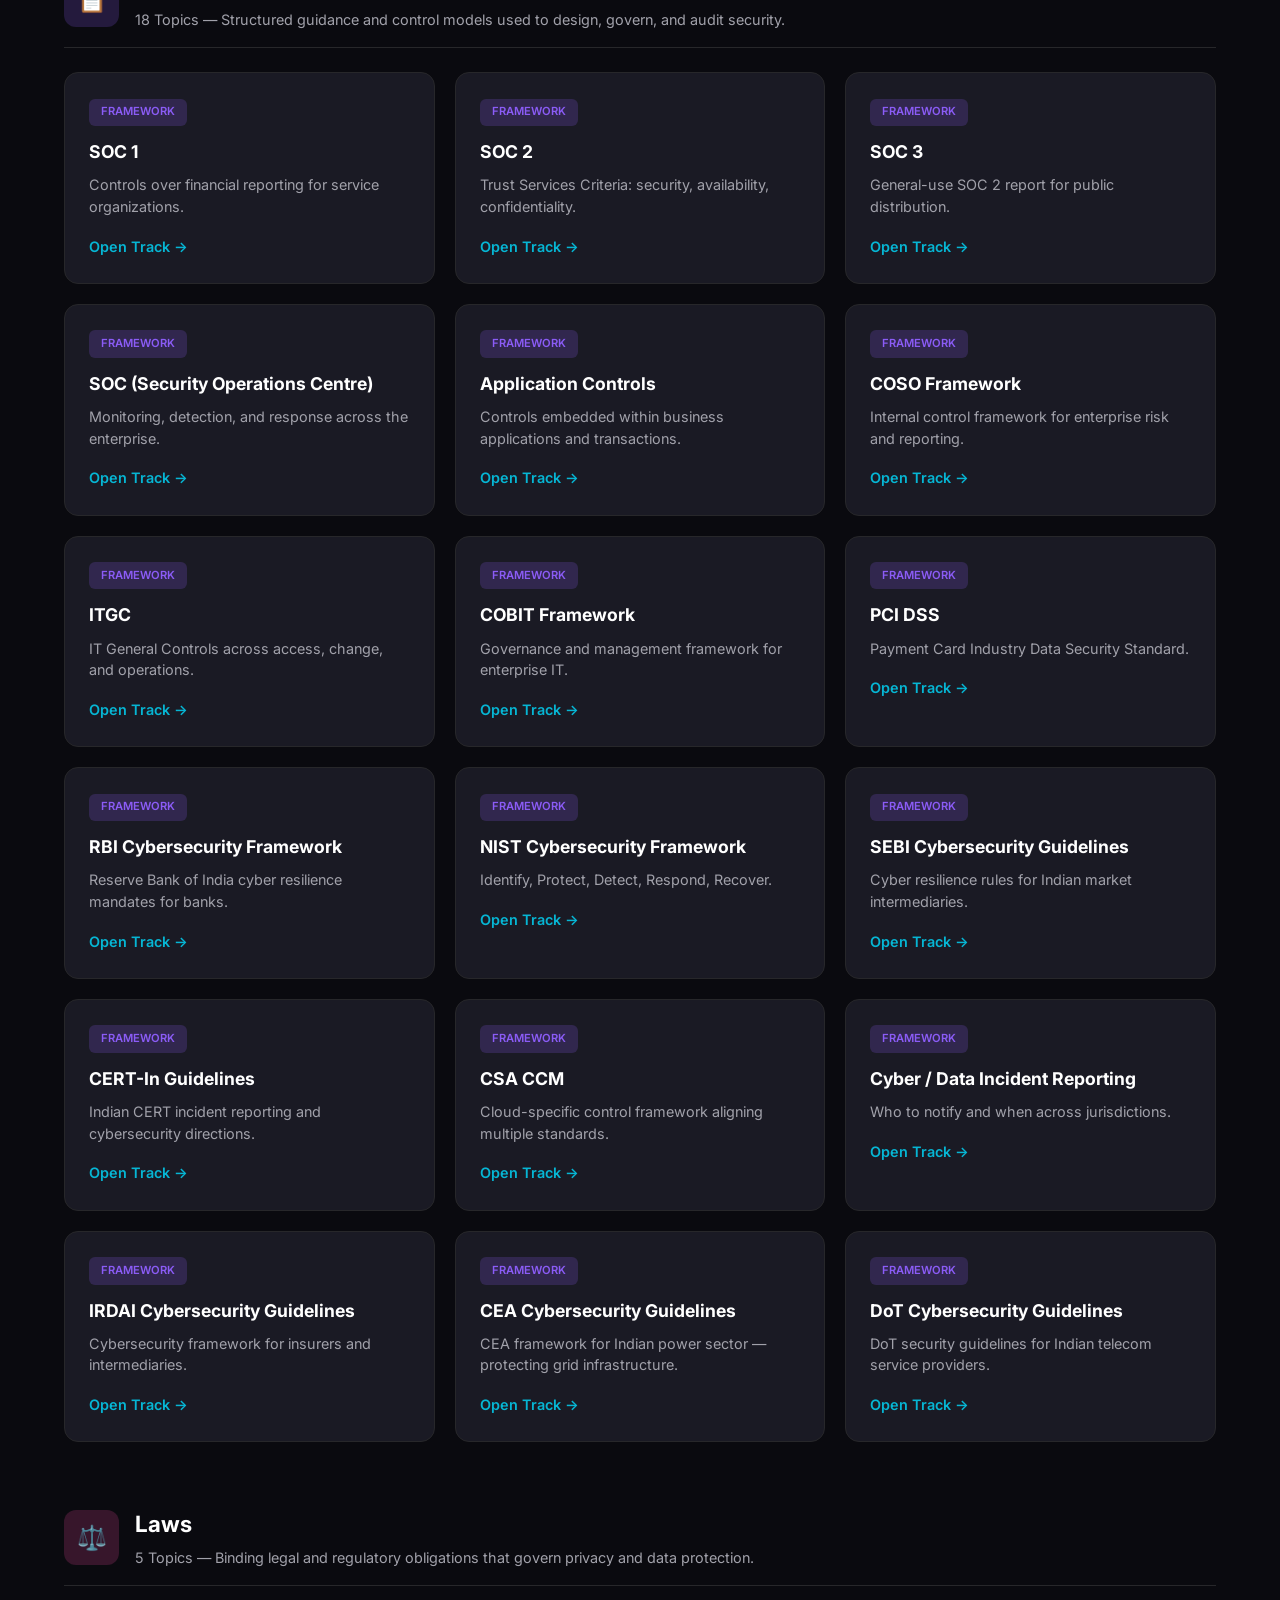
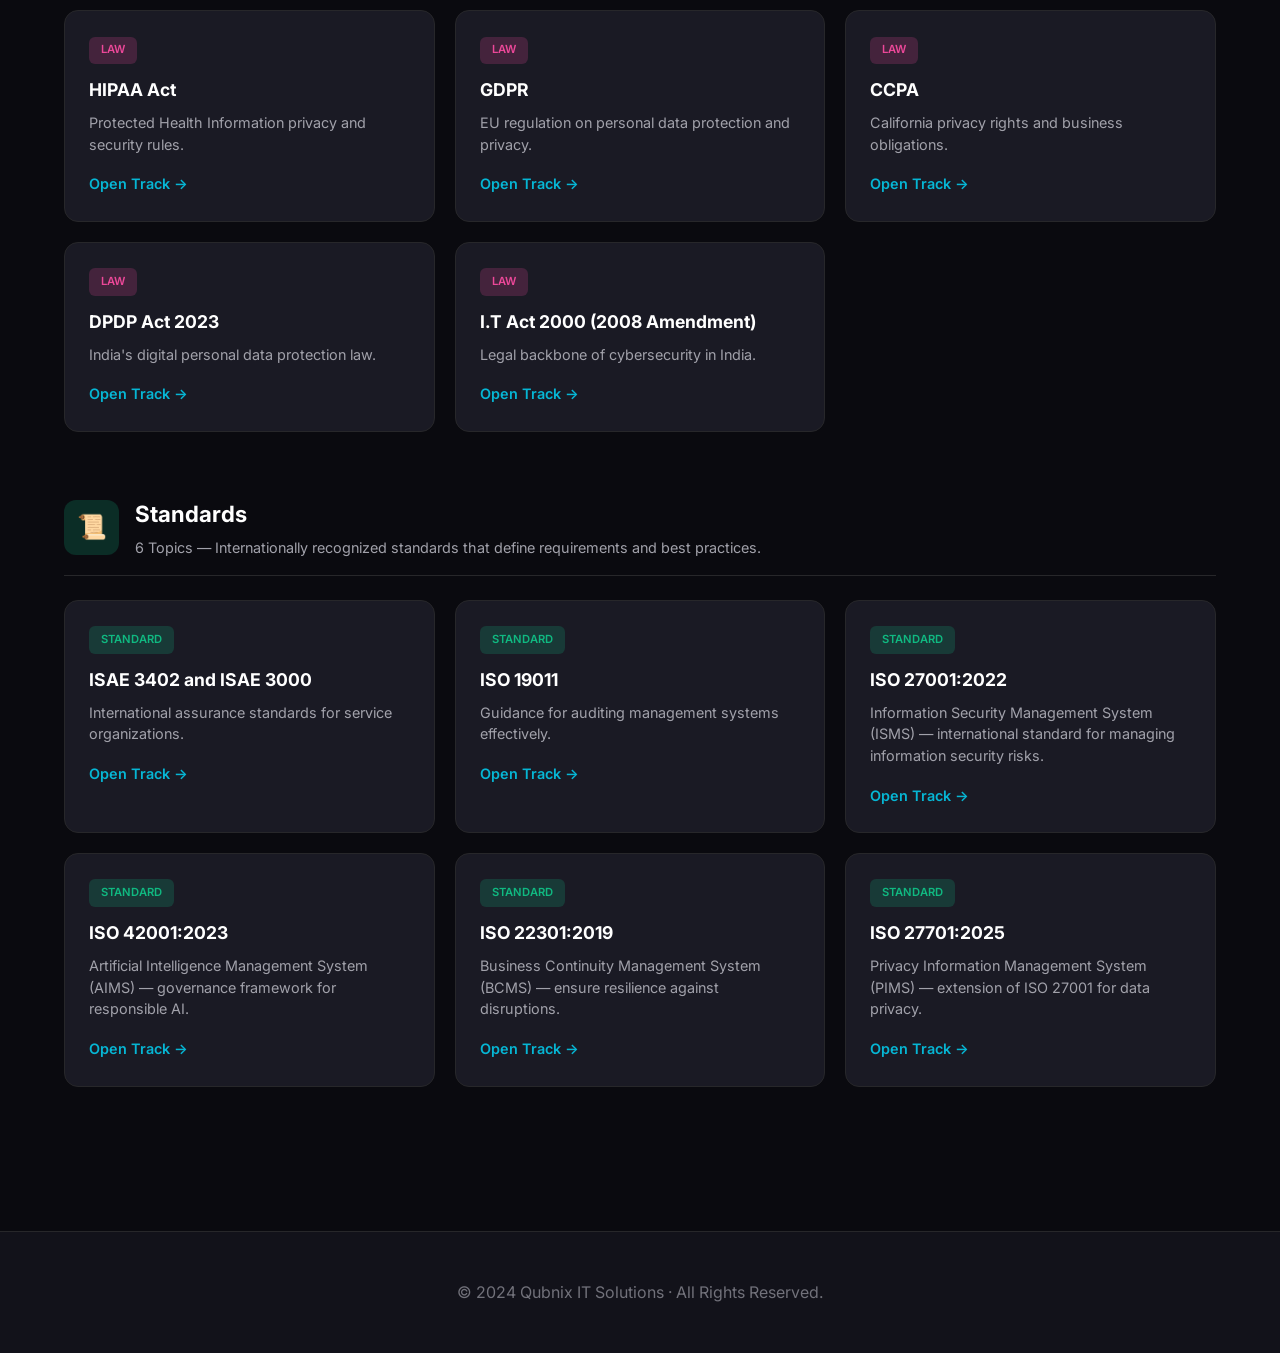
<file: pages/security.html>
<!DOCTYPE html>
<html lang="en">
<head>
    <meta charset="UTF-8">
    <meta name="viewport" content="width=device-width, initial-scale=1.0">
    <title>Security and Audit | Cybersecurity & GRC Learning Hub</title>
    <link href="https://fonts.googleapis.com/css2?family=Inter:wght@400;500;600;700;800&display=swap" rel="stylesheet">
    <style>
        * { margin: 0; padding: 0; box-sizing: border-box; }
        
        :root {
            --bg-primary: #0a0a0f;
            --bg-secondary: #12121a;
            --bg-card: #1a1a24;
            --text-primary: #ffffff;
            --text-secondary: #a1a1aa;
            --text-muted: #71717a;
            --accent-cyan: #06b6d4;
            --accent-purple: #8b5cf6;
            --accent-green: #10b981;
            --accent-pink: #ec4899;
            --border: #27272a;
            --border-light: #3f3f46;
            --gradient-1: linear-gradient(135deg, #06b6d4, #8b5cf6);
            --gradient-2: linear-gradient(135deg, #8b5cf6, #ec4899);
        }

        /* LIGHT THEME */
        [data-theme="light"] {
            --bg-primary: #f8fafc;
            --bg-secondary: #f1f5f9;
            --bg-card: #ffffff;
            --text-primary: #0f172a;
            --text-secondary: #475569;
            --text-muted: #64748b;
            --border: #e2e8f0;
            --border-light: #cbd5e1;
        }

        html { scroll-behavior: smooth; }
        body { 
            font-family: 'Inter', sans-serif; 
            background: var(--bg-primary); 
            color: var(--text-primary); 
            line-height: 1.6; 
            transition: background 0.3s, color 0.3s;
        }

        /* NAV - Centered */
        nav { 
            position: fixed; 
            top: 0; 
            width: 100%; 
            padding: 1rem 5%; 
            display: flex; 
            justify-content: center; 
            align-items: center; 
            background: var(--bg-primary);
            opacity: 0.98;
            backdrop-filter: blur(20px); 
            z-index: 1000; 
            border-bottom: 1px solid var(--border); 
            transition: background 0.3s;
        }

        .nav-container {
            display: flex;
            align-items: center;
            gap: 1.5rem;
        }

        .logo { 
            display: flex; 
            align-items: center; 
            gap: 0.75rem; 
            text-decoration: none; 
        }

        .logo-icon { 
            width: 45px; 
            height: 45px; 
            background: var(--gradient-1); 
            border-radius: 12px; 
            display: flex; 
            align-items: center; 
            justify-content: center; 
            font-size: 1.4rem; 
        }

        .logo-text { 
            font-size: 1.4rem; 
            font-weight: 800; 
            color: var(--text-primary); 
        }

        .logo-text span { 
            background: var(--gradient-1); 
            -webkit-background-clip: text; 
            -webkit-text-fill-color: transparent; 
        }

        /* Theme Toggle */
        .theme-toggle {
            background: var(--bg-card);
            border: 1px solid var(--border);
            border-radius: 50px;
            padding: 0.5rem;
            cursor: pointer;
            display: flex;
            align-items: center;
            justify-content: center;
            width: 45px;
            height: 45px;
            font-size: 1.25rem;
            transition: all 0.3s;
        }

        .theme-toggle:hover {
            border-color: var(--accent-cyan);
            transform: scale(1.05);
        }

        /* HERO */
        .hero { 
            min-height: 100vh; 
            display: grid; 
            grid-template-columns: 1fr 1fr; 
            gap: 4rem; 
            align-items: center; 
            padding: 8rem 5% 4rem; 
            max-width: 1400px; 
            margin: 0 auto; 
            position: relative; 
        }

        .hero::before { 
            content: ''; 
            position: absolute; 
            top: 0; 
            left: 0; 
            width: 100%; 
            height: 100%; 
            background: radial-gradient(circle at 20% 30%, rgba(6,182,212,0.12) 0%, transparent 40%), radial-gradient(circle at 80% 70%, rgba(139,92,246,0.12) 0%, transparent 40%); 
            z-index: -1; 
        }

        .hero-badge { 
            display: inline-block; 
            background: rgba(6,182,212,0.1); 
            border: 1px solid rgba(6,182,212,0.3); 
            padding: 0.5rem 1.25rem; 
            border-radius: 50px; 
            font-size: 0.9rem; 
            color: var(--accent-cyan); 
            margin-bottom: 1.5rem; 
        }

        .hero h1 { 
            font-size: 3rem; 
            font-weight: 800; 
            line-height: 1.15; 
            margin-bottom: 1.5rem; 
        }

        .gradient-text { 
            background: var(--gradient-1); 
            -webkit-background-clip: text; 
            -webkit-text-fill-color: transparent; 
        }

        .gradient-text-2 { 
            background: var(--gradient-2); 
            -webkit-background-clip: text; 
            -webkit-text-fill-color: transparent; 
        }

        .hero-description { 
            font-size: 1.1rem; 
            color: var(--text-secondary); 
            margin-bottom: 2rem; 
            line-height: 1.8; 
        }

        .hero-buttons { 
            display: flex; 
            gap: 1rem; 
            flex-wrap: wrap; 
        }

        .btn { 
            padding: 1rem 2rem; 
            border-radius: 10px; 
            font-weight: 600; 
            text-decoration: none; 
            transition: 0.3s; 
            display: inline-flex; 
            align-items: center; 
            gap: 0.5rem; 
            border: none; 
            cursor: pointer; 
        }

        .back-btn { 
            background: var(--gradient-1); 
            color: white; 
            border: 2px solid var(--border-light); 
        }

        .back-btn:hover { 
            transform: translateY(-3px); 
            box-shadow: 0 15px 35px rgba(6,182,212,0.4); 
        }

        .btn-primary { 
            background: var(--gradient-1); 
            color: white; 
            border: 2px solid var(--border-light);
        }

        .btn-primary:hover { 
            transform: translateY(-3px); 
            box-shadow: 0 15px 35px rgba(6,182,212,0.4); 
        }

        .btn-secondary { 
            background: var(--bg-card); 
            color: var(--text-primary); 
            border: 2px solid var(--border-light); 
        }

        .btn-secondary:hover { 
            border-color: var(--accent-cyan); 
            color: var(--accent-cyan); 
        }
        /* HERO CARD */
        .hero-card { 
            background: var(--bg-card); 
            border: 1px solid var(--border); 
            border-radius: 20px; 
            padding: 2rem; 
            position: relative; 
            transition: background 0.3s, border 0.3s;
        }

        .hero-card::before { 
            content: ''; 
            position: absolute; 
            top: 0; 
            left: 0; 
            right: 0; 
            height: 4px; 
            background: var(--gradient-1); 
            border-radius: 20px 20px 0 0; 
        }

        .hero-stats { 
            display: grid; 
            grid-template-columns: repeat(3, 1fr); 
            gap: 1rem; 
            margin-bottom: 1.5rem; 
        }

        .stat-box { 
            text-align: center; 
            padding: 1rem; 
            background: var(--bg-secondary); 
            border-radius: 12px; 
            transition: background 0.3s;
        }

        .stat-box .stat-number { 
            font-size: 1.75rem; 
            font-weight: 800; 
            background: var(--gradient-1); 
            -webkit-background-clip: text; 
            -webkit-text-fill-color: transparent; 
        }

        .stat-box .stat-label { 
            font-size: 0.7rem; 
            color: var(--text-muted); 
            text-transform: uppercase; 
        }

        .mini-track { 
            display: flex; 
            align-items: center; 
            gap: 1rem; 
            background: var(--bg-secondary); 
            border: 1px solid var(--border); 
            border-radius: 12px; 
            padding: 1rem; 
            margin-bottom: 0.75rem; 
            transition: 0.3s; 
        }

        .mini-track:hover { 
            border-color: var(--accent-cyan); 
            transform: translateX(5px); 
        }

        .track-icon { 
            width: 42px; 
            height: 42px; 
            border-radius: 10px; 
            display: flex; 
            align-items: center; 
            justify-content: center; 
            font-size: 1.2rem; 
        }

        .track-icon.purple { background: rgba(139,92,246,0.2); }
        .track-icon.pink { background: rgba(236,72,153,0.2); }
        .track-icon.green { background: rgba(16,185,129,0.2); }
        .track-info h4 { font-size: 0.95rem; }
        .track-info p { font-size: 0.8rem; color: var(--text-muted); }

        /* STATS SECTION */
        .stats-section { 
            background: var(--bg-secondary); 
            padding: 4rem 5%; 
            border-top: 1px solid var(--border); 
            border-bottom: 1px solid var(--border); 
            transition: background 0.3s;
        }

        .stats-grid { 
            max-width: 1200px; 
            margin: 0 auto; 
            display: grid; 
            grid-template-columns: repeat(4, 1fr); 
            gap: 2rem; 
        }

        .stat-item { text-align: center; }
        .stat-item .stat-icon { font-size: 2rem; margin-bottom: 0.5rem; }
        .stat-item .stat-value { 
            font-size: 2.25rem; 
            font-weight: 800; 
            background: var(--gradient-1); 
            -webkit-background-clip: text; 
            -webkit-text-fill-color: transparent; 
        }
        .stat-item .stat-text { color: var(--text-secondary); font-size: 0.9rem; }

        /* CURRICULUM */
        .curriculum-section { 
            padding: 5rem 5%; 
            max-width: 1400px; 
            margin: 0 auto; 
        }

        .section-header { 
            text-align: center; 
            margin-bottom: 3rem; 
        }

        .section-badge { 
            display: inline-block; 
            background: rgba(6,182,212,0.1); 
            border: 1px solid rgba(6,182,212,0.3); 
            padding: 0.5rem 1.25rem; 
            border-radius: 50px; 
            font-size: 0.9rem; 
            color: var(--accent-cyan); 
            margin-bottom: 1rem; 
        }

        .section-header h2 { 
            font-size: 2.25rem; 
            font-weight: 800; 
            margin-bottom: 1rem; 
        }

        .section-header p { 
            color: var(--text-secondary); 
            font-size: 1.05rem; 
        }

        /* TABS */
        .tabs { 
            display: flex; 
            justify-content: center; 
            gap: 0.5rem; 
            flex-wrap: wrap; 
            background: var(--bg-secondary); 
            padding: 0.5rem; 
            border-radius: 12px; 
            max-width: fit-content; 
            margin: 0 auto 3rem; 
            transition: background 0.3s;
        }

        .tab { 
            padding: 0.75rem 1.25rem; 
            border-radius: 8px; 
            border: none; 
            background: transparent; 
            color: var(--text-secondary); 
            font-weight: 500; 
            cursor: pointer; 
            transition: 0.3s; 
            font-family: 'Inter', sans-serif; 
        }

        .tab:hover { color: var(--text-primary); }
        .tab.active { background: var(--gradient-1); color: white; }
        .tab-count { 
            background: rgba(255,255,255,0.2); 
            padding: 0.15rem 0.5rem; 
            border-radius: 5px; 
            font-size: 0.75rem; 
            margin-left: 0.4rem; 
        }

        /* CATEGORY */
        .category-section { margin-bottom: 4rem; }
        .category-header { 
            display: flex; 
            align-items: center; 
            gap: 1rem; 
            margin-bottom: 1.5rem; 
            padding-bottom: 1rem; 
            border-bottom: 1px solid var(--border); 
        }

        .category-icon { 
            width: 55px; 
            height: 55px; 
            border-radius: 12px; 
            display: flex; 
            align-items: center; 
            justify-content: center; 
            font-size: 1.5rem; 
        }

        .category-icon.purple { background: rgba(139,92,246,0.2); }
        .category-icon.pink { background: rgba(236,72,153,0.2); }
        .category-icon.green { background: rgba(16,185,129,0.2); }
        .category-header h3 {
                                   font-size: 1.4rem; 
            margin-bottom: 0.25rem; 
        }
        .category-header p { color: var(--text-secondary); font-size: 0.9rem; }

        /* TOPIC CARDS */
        .topics-grid { 
            display: grid; 
            grid-template-columns: repeat(auto-fill, minmax(300px, 1fr)); 
            gap: 1.25rem; 
        }

        .topic-card { 
            background: var(--bg-card); 
            border: 1px solid var(--border); 
            border-radius: 14px; 
            padding: 1.5rem; 
            transition: 0.3s; 
        }

        .topic-card:hover { 
            border-color: var(--accent-cyan); 
            transform: translateY(-5px); 
            box-shadow: 0 15px 40px rgba(0,0,0,0.15); 
        }

        .card-badge { 
            display: inline-block; 
            padding: 0.3rem 0.75rem; 
            border-radius: 6px; 
            font-size: 0.7rem; 
            font-weight: 600; 
            text-transform: uppercase; 
            margin-bottom: 0.75rem; 
        }

        .card-badge.purple { background: rgba(139,92,246,0.2); color: var(--accent-purple); }
        .card-badge.pink { background: rgba(236,72,153,0.2); color: var(--accent-pink); }
        .card-badge.green { background: rgba(16,185,129,0.2); color: var(--accent-green); }
        .topic-card h4 { font-size: 1.1rem; margin-bottom: 0.5rem; }
        .topic-card p { color: var(--text-secondary); font-size: 0.9rem; margin-bottom: 1rem; line-height: 1.5; }
        .card-link { color: var(--accent-cyan); text-decoration: none; font-weight: 600; font-size: 0.9rem; transition: 0.3s; }
        .card-link:hover { color: var(--accent-purple); }

        /* FOOTER */
        footer { 
            background: var(--bg-secondary); 
            padding: 3rem 5%; 
            text-align: center; 
            border-top: 1px solid var(--border); 
            transition: background 0.3s;
        }
        footer p { color: var(--text-muted); }

        /* SCROLL ANIMATIONS */
        .animate-on-scroll {
            opacity: 0;
            transform: translateY(40px);
            transition: opacity 0.6s ease, transform 0.6s ease;
        }

        .animate-on-scroll.animated {
            opacity: 1;
            transform: translateY(0);
        }

        .animate-on-scroll.delay-1 { transition-delay: 0.1s; }
        .animate-on-scroll.delay-2 { transition-delay: 0.2s; }
        .animate-on-scroll.delay-3 { transition-delay: 0.3s; }
        .animate-on-scroll.delay-4 { transition-delay: 0.4s; }

        /* RESPONSIVE */
        @media (max-width: 900px) {
            .hero { grid-template-columns: 1fr; text-align: center; }
            .hero-buttons { justify-content: center; }
            .stats-grid { grid-template-columns: repeat(2, 1fr); }
        }
        @media (max-width: 600px) {
            .hero h1 { font-size: 2rem; }
            .stats-grid { grid-template-columns: 1fr 1fr; }
            .topics-grid { grid-template-columns: 1fr; }
            .logo-text { font-size: 1.1rem; }
        }
    </style>
</head>
<body>
    <!-- NAVIGATION - Centered -->
    <nav>
        <div class="nav-container">
            <a href="#" class="logo">
                <div class="logo-icon">🛡️</div>
                <span class="logo-text">Security <span>and Audit</span></span>
            </a>
            <button class="theme-toggle" id="themeToggle" title="Toggle Theme">🌙</button>
        </div>
    </nav>

    <!-- HERO SECTION -->
    <section class="hero">
        <div class="hero-content">
            <h1 class="animate-on-scroll delay-1">Practical <span class="gradient-text">Cybersecurity</span> & <span class="gradient-text-2">GRC</span> Learning Hub</h1>
            <p class="hero-description animate-on-scroll delay-2">Master real-world cybersecurity and governance, risk & compliance through curated topics, hands-on labs, and industry-grade frameworks.</p>
            <div class="hero-buttons animate-on-scroll delay-3">
                <a href="../index.html#services" class="btn back-btn">← Back to Services</a>
                <a href="#curriculum" class="btn btn-primary">Explore Topics →</a>
                <a href="#curriculum" class="btn btn-secondary">Browse Curriculum</a>
            </div>
        </div>
        <div class="hero-visual animate-on-scroll delay-2">
            <div class="hero-card">
                <div class="hero-stats">
                    <div class="stat-box">
                        <div class="stat-number">29</div>
                        <div class="stat-label">Total Topics</div>
                    </div>
                    <div class="stat-box">
                        <div class="stat-number">18</div>
                        <div class="stat-label">Frameworks</div>
                    </div>
                    <div class="stat-box">
                        <div class="stat-number">11</div>
                        <div class="stat-label">Laws & Standards</div>
                    </div>
                </div>
                <div class="mini-track">
                    <div class="track-icon purple">📋</div>
                    <div class="track-info">
                        <h4>Frameworks</h4>
                        <p>18 structured guidance topics</p>
                    </div>
                </div>
                <div class="mini-track">
                    <div class="track-icon pink">⚖️</div>
                    <div class="track-info">
                        <h4>Laws</h4>
                        <p>5 legal & regulatory topics</p>
                    </div>
                </div>
                <div class="mini-track">
                    <div class="track-icon green">📜</div>
                    <div class="track-info">
                        <h4>Standards</h4>
                        <p>6 international standards</p>
                    </div>
                </div>
            </div>
        </div>
    </section>

    <!-- STATS SECTION -->
    <section class="stats-section">
        <div class="stats-grid">
            </div>
            <div class="stat-item animate-on-scroll delay-2">
                <div class="stat-icon">🏢</div>
                <div class="stat-value">15+</div>
                <div class="stat-text">Industry Frameworks</div>
            </div>
            <div class="stat-item animate-on-scroll delay-3">
                <div class="stat-icon">🌍</div>
                <div class="stat-value">Global</div>
                <div class="stat-text">Coverage</div>
            </div>
        </div>
    </section>
        <!-- CURRICULUM SECTION -->
    <section id="curriculum" class="curriculum-section">
        <div class="section-header animate-on-scroll">
            <p>Browse by category. Every tab is a guided path.</p>
        </div>

        <div class="tabs animate-on-scroll delay-1">
            <button class="tab">Frameworks <span class="tab-count">18</span></button>
            <button class="tab">Laws <span class="tab-count">5</span></button>
            <button class="tab">Standards <span class="tab-count">6</span></button>
        </div>

        <!-- FRAMEWORKS -->
        <div id="frameworks" class="category-section">
            <div class="category-header animate-on-scroll">
                <div class="category-icon purple">📋</div>
                <div>
                    <h3>Frameworks</h3>
                    <p>18 Topics — Structured guidance and control models used to design, govern, and audit security.</p>
                </div>
            </div>
            <div class="topics-grid">
                <div class="topic-card animate-on-scroll">
                    <div class="card-badge purple">Framework</div>
                    <h4>SOC 1</h4>
                    <p>Controls over financial reporting for service organizations.</p>
                    <a href="#" class="card-link">Open Track →</a>
                </div>
                <div class="topic-card animate-on-scroll delay-1">
                    <div class="card-badge purple">Framework</div>
                    <h4>SOC 2</h4>
                    <p>Trust Services Criteria: security, availability, confidentiality.</p>
                    <a href="#" class="card-link">Open Track →</a>
                </div>
                <div class="topic-card animate-on-scroll delay-2">
                    <div class="card-badge purple">Framework</div>
                    <h4>SOC 3</h4>
                    <p>General-use SOC 2 report for public distribution.</p>
                    <a href="#" class="card-link">Open Track →</a>
                </div>
                <div class="topic-card animate-on-scroll">
                    <div class="card-badge purple">Framework</div>
                    <h4>SOC (Security Operations Centre)</h4>
                    <p>Monitoring, detection, and response across the enterprise.</p>
                    <a href="#" class="card-link">Open Track →</a>
                </div>
                <div class="topic-card animate-on-scroll delay-1">
                    <div class="card-badge purple">Framework</div>
                    <h4>Application Controls</h4>
                    <p>Controls embedded within business applications and transactions.</p>
                    <a href="#" class="card-link">Open Track →</a>
                </div>
                <div class="topic-card animate-on-scroll delay-2">
                    <div class="card-badge purple">Framework</div>
                    <h4>COSO Framework</h4>
                    <p>Internal control framework for enterprise risk and reporting.</p>
                    <a href="#" class="card-link">Open Track →</a>
                </div>
                <div class="topic-card animate-on-scroll">
                    <div class="card-badge purple">Framework</div>
                    <h4>ITGC</h4>
                    <p>IT General Controls across access, change, and operations.</p>
                    <a href="#" class="card-link">Open Track →</a>
                </div>
                <div class="topic-card animate-on-scroll delay-1">
                    <div class="card-badge purple">Framework</div>
                    <h4>COBIT Framework</h4>
                    <p>Governance and management framework for enterprise IT.</p>
                    <a href="#" class="card-link">Open Track →</a>
                </div>
                <div class="topic-card animate-on-scroll delay-2">
                    <div class="card-badge purple">Framework</div>
                    <h4>PCI DSS</h4>
                    <p>Payment Card Industry Data Security Standard.</p>
                    <a href="#" class="card-link">Open Track →</a>
                </div>
                <div class="topic-card animate-on-scroll">
                    <div class="card-badge purple">Framework</div>
                    <h4>RBI Cybersecurity Framework</h4>
                    <p>Reserve Bank of India cyber resilience mandates for banks.</p>
                    <a href="#" class="card-link">Open Track →</a>
                </div>
                <div class="topic-card animate-on-scroll delay-1">
                    <div class="card-badge purple">Framework</div>
                    <h4>NIST Cybersecurity Framework</h4>
                    <p>Identify, Protect, Detect, Respond, Recover.</p>
                    <a href="#" class="card-link">Open Track →</a>
                </div>
                <div class="topic-card animate-on-scroll delay-2">
                    <div class="card-badge purple">Framework</div>
                    <h4>SEBI Cybersecurity Guidelines</h4>
                    <p>Cyber resilience rules for Indian market intermediaries.</p>
                    <a href="#" class="card-link">Open Track →</a>
                </div>
                <div class="topic-card animate-on-scroll">
                    <div class="card-badge purple">Framework</div>
                    <h4>CERT-In Guidelines</h4>
                    <p>Indian CERT incident reporting and cybersecurity directions.</p>
                    <a href="#" class="card-link">Open Track →</a>
                </div>
                <div class="topic-card animate-on-scroll delay-1">
                    <div class="card-badge purple">Framework</div>
                    <h4>CSA CCM</h4>
                    <p>Cloud-specific control framework aligning multiple standards.</p>
                    <a href="#" class="card-link">Open Track →</a>
                </div>
                <div class="topic-card animate-on-scroll delay-2">
                    <div class="card-badge purple">Framework</div>
                    <h4>Cyber / Data Incident Reporting</h4>
                    <p>Who to notify and when across jurisdictions.</p>
                    <a href="#" class="card-link">Open Track →</a>
                </div>
                <div class="topic-card animate-on-scroll">
                    <div class="card-badge purple">Framework</div>
                    <h4>IRDAI Cybersecurity Guidelines</h4>
                    <p>Cybersecurity framework for insurers and intermediaries.</p>
                    <a href="#" class="card-link">Open Track →</a>
                </div>
                <div class="topic-card animate-on-scroll">
                    <div class="card-badge purple">Framework</div>
                    <h4>CEA Cybersecurity Guidelines</h4>
                    <p>CEA framework for Indian power sector — protecting grid infrastructure.</p>
                    <a href="#" class="card-link">Open Track →</a>
                </div>
                <div class="topic-card animate-on-scroll">
                <div class="card-badge purple">Framework</div>
                    <h4>DoT Cybersecurity Guidelines</h4>
                    <p>DoT security guidelines for Indian telecom service providers.</p>
                    <a href="#" class="card-link">Open Track →</a>
                </div>
            </div>
        </div>

        <!-- LAWS -->
        <div id="laws" class="category-section">
            <div class="category-header animate-on-scroll">
                <div class="category-icon pink">⚖️</div>
                <div>
                    <h3>Laws</h3>
                    <p>5 Topics — Binding legal and regulatory obligations that govern privacy and data protection.</p>
                </div>
            </div>
            <div class="topics-grid">
                <div class="topic-card animate-on-scroll">
                    <div class="card-badge pink">Law</div>
                    <h4>HIPAA Act</h4>
                    <p>Protected Health Information privacy and security rules.</p>
                    <a href="#" class="card-link">Open Track →</a>
                </div>
                <div class="topic-card animate-on-scroll delay-1">
                    <div class="card-badge pink">Law</div>
                    <h4>GDPR</h4>
                    <p>EU regulation on personal data protection and privacy.</p>
                    <a href="#" class="card-link">Open Track →</a>
                </div>
                <div class="topic-card animate-on-scroll delay-2">
                    <div class="card-badge pink">Law</div>
                    <h4>CCPA</h4>
                    <p>California privacy rights and business obligations.</p>
                    <a href="#" class="card-link">Open Track →</a>
                </div>
                <div class="topic-card animate-on-scroll">
                    <div class="card-badge pink">Law</div>
                    <h4>DPDP Act 2023</h4>
                    <p>India's digital personal data protection law.</p>
                    <a href="#" class="card-link">Open Track →</a>
                </div>
                <div class="topic-card animate-on-scroll delay-1">
                    <div class="card-badge pink">Law</div>
                    <h4>I.T Act 2000 (2008 Amendment)</h4>
                    <p>Legal backbone of cybersecurity in India.</p>
                    <a href="#" class="card-link">Open Track →</a>
                </div>
            </div>
        </div>

        <!-- STANDARDS -->
        <div id="standards" class="category-section">
            <div class="category-header animate-on-scroll">
                <div class="category-icon green">📜</div>
                <div>
                    <h3>Standards</h3>
                    <p>6 Topics — Internationally recognized standards that define requirements and best practices.</p>
                </div>
            </div>
            <div class="topics-grid">
                <div class="topic-card animate-on-scroll">
                    <div class="card-badge green">Standard</div>
                    <h4>ISAE 3402 and ISAE 3000</h4>
                    <p>International assurance standards for service organizations.</p>
                    <a href="#" class="card-link">Open Track →</a>
                </div>
                <div class="topic-card animate-on-scroll delay-1">
                    <div class="card-badge green">Standard</div>
                    <h4>ISO 19011</h4>
                    <p>Guidance for auditing management systems effectively.</p>
                    <a href="#" class="card-link">Open Track →</a>
                </div>
                <div class="topic-card animate-on-scroll delay-2">
                    <div class="card-badge green">Standard</div>
                    <h4>ISO 27001:2022</h4>
                    <p>Information Security Management System (ISMS) — international standard for managing information security risks.</p>
                    <a href="#" class="card-link">Open Track →</a>
                </div>
                <div class="topic-card animate-on-scroll">
                    <div class="card-badge green">Standard</div>
                    <h4>ISO 42001:2023</h4>
                    <p>Artificial Intelligence Management System (AIMS) — governance framework for responsible AI.</p>
                    <a href="#" class="card-link">Open Track →</a>
                </div>
                <div class="topic-card animate-on-scroll delay-1">
                    <div class="card-badge green">Standard</div>
                    <h4>ISO 22301:2019</h4>
                    <p>Business Continuity Management System (BCMS) — ensure resilience against disruptions.</p>
                    <a href="#" class="card-link">Open Track →</a>
                </div>
                <div class="topic-card animate-on-scroll delay-2">
                    <div class="card-badge green">Standard</div>
                    <h4>ISO 27701:2025</h4>
                    <p>Privacy Information Management System (PIMS) — extension of ISO 27001 for data privacy.</p>
                    <a href="#" class="card-link">Open Track →</a>
                </div>
            </div>
        </div>
    </section>

    <!-- FOOTER -->
    <footer>
        <p>© 2024 Qubnix IT Solutions · All Rights Reserved.</p>
    </footer>

    <!-- JAVASCRIPT FOR THEME TOGGLE & SCROLL ANIMATIONS -->
    <script>
        // Theme Toggle
        const themeToggle = document.getElementById('themeToggle');
        const html = document.documentElement;
        
        // Check for saved theme preference
        const savedTheme = localStorage.getItem('theme') || 'dark';
        html.setAttribute('data-theme', savedTheme);
        themeToggle.textContent = savedTheme === 'light' ? '🌙' : '☀️';

        themeToggle.addEventListener('click', () => {
            const currentTheme = html.getAttribute('data-theme');
            const newTheme = currentTheme === 'light' ? 'dark' : 'light';
            
            html.setAttribute('data-theme', newTheme);
            localStorage.setItem('theme', newTheme);
            themeToggle.textContent = newTheme === 'light' ? '🌙' : '☀️';
        });

        // Scroll Animations
        const animateElements = document.querySelectorAll('.animate-on-scroll');

        const observer = new IntersectionObserver((entries) => {
            entries.forEach(entry => {
                if (entry.isIntersecting) {
                    entry.target.classList.add('animated');
                }
            });
        }, {
            threshold: 0.1,
            rootMargin: '0px 0px -50px 0px'
        });

        animateElements.forEach(el => observer.observe(el));

        // Tab Functionality
        const tabs = document.querySelectorAll('.tab');
        tabs.forEach(tab => {
            tab.addEventListener('click', () => {
                tabs.forEach(t => t.classList.remove('active'));
                tab.classList.add('active');
            });
        });
    </script>
</body>
</html>
</file>
<file: css/style.css>
<style>
        * { margin: 0; padding: 0; box-sizing: border-box; }
        body { font-family: 'Inter', sans-serif; color: #0f172a; line-height: 1.7; font-size: 16px; }
        a { text-decoration: none; color: inherit; }
        ul { list-style: none; }
        .container { max-width: 1200px; margin: 0 auto; padding: 0 20px; }
        .navbar { position: fixed; top: 0; left: 0; right: 0; background: rgba(255,255,255,0.95); backdrop-filter: blur(10px); z-index: 1000; border-bottom: 1px solid #e2e8f0; }
        .nav-container { display: flex; justify-content: space-between; align-items: center; padding: 15px 20px; max-width: 1200px; margin: 0 auto; }
        .logo { display: flex; align-items: center; gap: 10px; font-weight: 800; font-size: 20px; }
        .logo-icon { width: 46px; height: 46px; background: linear-gradient(135deg, #6366f1, #0ea5e9); color: white; border-radius: 10px; display: flex; align-items: center; justify-content: center; font-size: 18px; font-weight: 800;}
        .logo-text { background: linear-gradient(135deg, #6366f1, #0ea5e9); -webkit-background-clip: text; -webkit-text-fill-color: transparent; }
        .nav-links { display: flex; gap: 30px; }
        .nav-links a { color: #64748b; font-weight: 500; }
        .nav-links a:hover { color: #6366f1; }
        .nav-btn { background: linear-gradient(135deg, #6366f1, #0ea5e9); color: white; padding: 10px 20px; border-radius: 8px; font-weight: 600; }
        .btn { display: inline-flex; align-items: center; gap: 8px; padding: 16px 32px; border-radius: 10px; font-weight: 600; transition: all 0.3s; }
        .btn-primary { background: linear-gradient(135deg, #6366f1, #0ea5e9); color: white; }
        .btn-primary:hover { transform: translateY(-3px); box-shadow: 0 15px 30px rgba(99,102,241,0.4); }
        .btn-outline { border: 2px solid #e2e8f0; color: #0f172a; background: transparent; }
        .btn-outline:hover { border-color: #6366f1; color: #6366f1; }
        .btn-white { background: white; color: #6366f1; }
        .btn-outline-white { border: 2px solid rgba(255,255,255,0.5); color: white; background: transparent; }
        .btn-outline-white:hover { background: white; color: #6366f1; }
        .hero { min-height: 100vh; padding: 140px 0 80px; background: linear-gradient(180deg, #f8fafc 0%, #ffffff 100%); position: relative; overflow: hidden; }
        .hero::before { content: ''; position: absolute; width: 500px; height: 500px; background: rgba(99,102,241,0.15); border-radius: 50%; top: -100px; right: -100px; filter: blur(80px); }
        .hero-grid { display: grid; grid-template-columns: 1fr 1fr; gap: 60px; align-items: center; position: relative; z-index: 1; }
        .hero-badge { display: inline-flex; align-items: center; gap: 8px; background: rgba(99,102,241,0.1); color: #6366f1; padding: 10px 20px; border-radius: 50px; font-size: 14px; font-weight: 600; margin-bottom: 25px; }
        .badge-dot { width: 8px; height: 8px; background: #10b981; border-radius: 50%; animation: pulse 2s infinite; }
        @keyframes pulse { 0%,100% { opacity: 1; } 50% { opacity: 0.5; } }
        .hero h1 { font-size: 64px; font-weight: 800; line-height: 1.1; margin-bottom: 24px; }
        .hero h1 span { background: linear-gradient(135deg, #6366f1, #0ea5e9); -webkit-background-clip: text; -webkit-text-fill-color: transparent; }
        .hero-text { font-size: 20px; color: #64748b; margin-bottom: 35px; max-width: 500px; line-height: 1.7; }
        .hero-btns { display: flex; gap: 15px; flex-wrap: wrap; }
        .hero-cards { position: relative; height: 550px; }
        .float-card { position: absolute; background: white; padding: 28px 32px; border-radius: 20px; box-shadow: 0 20px 50px rgba(0,0,0,0.1); display: flex; align-items: center; gap: 15px; animation: float 6s ease-in-out infinite; }
        .float-card:nth-child(1) { top: 20px; right: 20px; }
        .float-card:nth-child(2) { top: 180px; left: 0; animation-delay: 2s; }
        .float-card:nth-child(3) { bottom: 40px; right: 40px; animation-delay: 4s; }
        @keyframes float { 0%,100% { transform: translateY(0); } 50% { transform: translateY(-20px); } }
        .float-card .icon { width: 80px; height: 80px; background: #f1f5f9; border-radius: 16px; display: flex; align-items: center; justify-content: center; font-size: 38px; }
        .float-card h4 { font-size: 22px; margin-bottom: 8px; }
        .float-card p { font-size: 16px; color: #64748b; margin-bottom: 8px; }
        .status { font-size: 15px; font-weight: 700; }
        .status.green { color: #10b981; }
        .status.blue { color: #0ea5e9; }
        .status.orange { color: #f59e0b; }
        .marquee { background: #0f172a; padding: 20px 0; overflow: hidden; }
        .marquee-track { display: flex; gap: 50px; animation: scroll 20s linear infinite; }
        .marquee-track span { color: white; font-weight: 600; font-size: 14px; text-transform: uppercase; letter-spacing: 2px; white-space: nowrap; }
        .marquee-track .dot { color: #818cf8; }
        @keyframes scroll { 0% { transform: translateX(0); } 100% { transform: translateX(-50%); } }
        .section { padding: 100px 0; }
        .section-header { text-align: center; max-width: 600px; margin: 0 auto 60px; }
        .section-tag { display: inline-block; background: rgba(99,102,241,0.1); color: #6366f1; padding: 8px 18px; border-radius: 50px; font-size: 12px; font-weight: 700; text-transform: uppercase; letter-spacing: 1px; margin-bottom: 15px; }
        .section-title { font-size: 48px; font-weight: 800; margin-bottom: 15px; }
        .section-desc { color: #64748b; font-size: 19px; }
        .services-grid { display: grid; grid-template-columns: repeat(3, 1fr); gap: 30px; }
        .service-card { background: white; border: 1px solid #e2e8f0; border-radius: 20px; padding: 40px; transition: all 0.4s; }
        .service-card:hover { transform: translateY(-10px); box-shadow: 0 25px 50px rgba(0,0,0,0.1); }
        .service-card.featured { background: linear-gradient(135deg, #6366f1, #0ea5e9); color: white; border: none; }
        .service-card .icon { width: 70px; height: 70px; background: #f1f5f9; border-radius: 16px; display: flex; align-items: center; justify-content: center; font-size: 32px; margin-bottom: 25px; }
        .service-card.featured .icon { background: rgba(255,255,255,0.2); }
        .service-card h3 { font-size: 26px; margin-bottom: 15px; }
        .service-card p { color: #64748b; margin-bottom: 20px; font-size: 17px; }
        .service-card.featured p { color: rgba(255,255,255,0.9); }
        .service-card ul { margin-bottom: 20px; }
        .service-card li { padding: 8px 0; font-size: 14px; color: #64748b; }
        .service-card.featured li { color: rgba(255,255,255,0.9); }
        .service-card li::before { content: '✓ '; color: #10b981; font-weight: bold; }
        .service-card.featured li::before { color: #a5f3fc; }
        .service-link { color: #6366f1; font-weight: 600; }
        .service-card.featured .service-link { color: white; }
        .why-us { background: #f1f5f9; }
        .why-grid { display: grid; grid-template-columns: 1fr 1fr; gap: 80px; align-items: center; }
        .why-text .section-title { text-align: left; }
        .why-text p { color: #64748b; margin-bottom: 30px; font-size: 17px; }
        .features { display: flex; flex-direction: column; gap: 20px; }
        .feature { display: flex; gap: 20px; background: white; padding: 25px; border-radius: 16px; transition: all 0.3s; }
        .feature:hover { transform: translateX(10px); box-shadow: 0 10px 30px rgba(0,0,0,0.1); }
        .feature-num { font-size: 24px; font-weight: 800; background: linear-gradient(135deg, #6366f1, #0ea5e9); -webkit-background-clip: text; -webkit-text-fill-color: transparent; min-width: 40px; }
        .feature h4 { font-size: 17px; margin-bottom: 6px; }
        .feature p { color: #64748b; font-size: 14px; margin: 0; }
        .portfolio-grid { display: grid; grid-template-columns: repeat(3, 1fr); gap: 30px; }
        .portfolio-card { background: linear-gradient(145deg, #0f172a, #1e293b); border-radius: 20px; padding: 40px; color: white; transition: all 0.4s; }
        .portfolio-card:hover { transform: translateY(-10px); box-shadow: 0 25px 50px rgba(15,23,42,0.4); }
        .portfolio-card .icon { font-size: 48px; margin-bottom: 25px; display: block; }
        .portfolio-card h3 { font-size: 22px; margin-bottom: 12px; }
        .portfolio-card p { color: #94a3b8; font-size: 15px; }
        .blog { background: #f1f5f9; }
        .blog-grid { display: grid; grid-template-columns: repeat(3, 1fr); gap: 30px; }
        .blog-card { background: white; border-radius: 20px; padding: 35px; transition: all 0.4s; border: 1px solid #e2e8f0; }
        .blog-card:hover { transform: translateY(-10px); box-shadow: 0 25px 50px rgba(0,0,0,0.1); }
        .blog-date { color: #6366f1; font-size: 13px; font-weight: 700; margin-bottom: 12px; text-transform: uppercase; display: block; }
        .blog-card h3 { font-size: 20px; margin-bottom: 12px; line-height: 1.4; }
        .blog-card p { color: #64748b; font-size: 15px; margin-bottom: 20px; }
        .blog-link { color: #6366f1; font-weight: 600; }
        .cta { background: linear-gradient(135deg, #6366f1, #0ea5e9); padding: 100px 0; text-align: center; }
        .cta h2 { font-size: 50px; color: white; margin-bottom: 20px; font-weight: 800; }
        .cta p { color: rgba(255,255,255,0.9); font-size: 18px; margin-bottom: 35px; }
        .cta-btns { display: flex; gap: 15px; justify-content: center; flex-wrap: wrap; }
        .contact-grid { display: grid; grid-template-columns: 1fr 1fr; gap: 60px; }
        .contact-info .section-title { text-align: left; }
        .contact-info > p { color: #64748b; margin-bottom: 30px; }
        .contact-details { display: flex; flex-direction: column; gap: 25px; }
        .contact-item { display: flex; gap: 15px; }
        .contact-icon { width: 55px; height: 55px; background: #f1f5f9; border-radius: 14px; display: flex; align-items: center; justify-content: center; font-size: 22px; }
        .contact-item h4 { font-size: 16px; margin-bottom: 4px; }
        .contact-item p { color: #64748b; font-size: 14px; margin: 0; }
        .contact-form { background: #f1f5f9; border-radius: 20px; padding: 40px; }
        .contact-form h3 { font-size: 24px; margin-bottom: 25px; }
        .form-row { display: grid; grid-template-columns: 1fr 1fr; gap: 20px; }
        .form-group { margin-bottom: 20px; }
        .form-group label { display: block; font-weight: 600; margin-bottom: 8px; font-size: 14px; }
        .form-group input, .form-group select, .form-group textarea { width: 100%; padding: 14px 18px; border: 2px solid #e2e8f0; border-radius: 10px; font-size: 15px; font-family: inherit; }
        .form-group input:focus, .form-group select:focus, .form-group textarea:focus { outline: none; border-color: #6366f1; }
        .form-group textarea { min-height: 120px; resize: vertical; }
        .submit-btn { width: 100%; padding: 16px; background: linear-gradient(135deg, #6366f1, #0ea5e9); color: white; border: none; border-radius: 10px; font-size: 16px; font-weight: 700; cursor: pointer; }
        .submit-btn:hover { transform: translateY(-2px); box-shadow: 0 10px 30px rgba(99,102,241,0.4); }
        .footer { background: #0f172a; color: white; padding: 80px 0 30px; }
        .footer-grid { display: grid; grid-template-columns: 2fr 1fr 1fr 1fr; gap: 50px; margin-bottom: 50px; }
        .footer-brand .logo-text { color: white; -webkit-text-fill-color: white; }
        .footer-brand p { color: #94a3b8; margin-top: 15px; font-size: 15px; }
        .footer-col h4 { font-size: 17px; margin-bottom: 20px; }
        .footer-links { display: flex; flex-direction: column; gap: 12px; }
        .footer-links a { color: #94a3b8; font-size: 15px; }
        .footer-links a:hover { color: #818cf8; }
        .footer-bottom { border-top: 1px solid #1e293b; padding-top: 30px; text-align: center; color: #64748b; font-size: 14px; }
        .whatsapp-btn { position: fixed; bottom: 30px; right: 30px; width: 60px; height: 60px; background: linear-gradient(135deg, #25d366, #128c7e); border-radius: 50%; display: flex; align-items: center; justify-content: center; font-size: 30px; color: white; box-shadow: 0 8px 25px rgba(37,211,102,0.4); z-index: 999; }
        .whatsapp-btn:hover { transform: scale(1.1); }
        @media (max-width: 1024px) {
            .hero-grid, .why-grid, .contact-grid { grid-template-columns: 1fr; }
            .hero-cards { display: none; }
            .hero { text-align: center; }
            .hero-btns { justify-content: center; }
            .services-grid, .portfolio-grid, .blog-grid { grid-template-columns: repeat(2, 1fr); }
            .footer-grid { grid-template-columns: repeat(2, 1fr); }
        }
        @media (max-width: 768px) {
            .nav-links, .nav-btn { display: none; }
            .hero h1 { font-size: 36px; }
            .section-title { font-size: 30px; }
            .services-grid, .portfolio-grid, .blog-grid { grid-template-columns: 1fr; }
            .form-row { grid-template-columns: 1fr; }
            .footer-grid { grid-template-columns: 1fr; text-align: center; }
            .cta h2 { font-size: 28px; }
        }
    </style>
</file>
